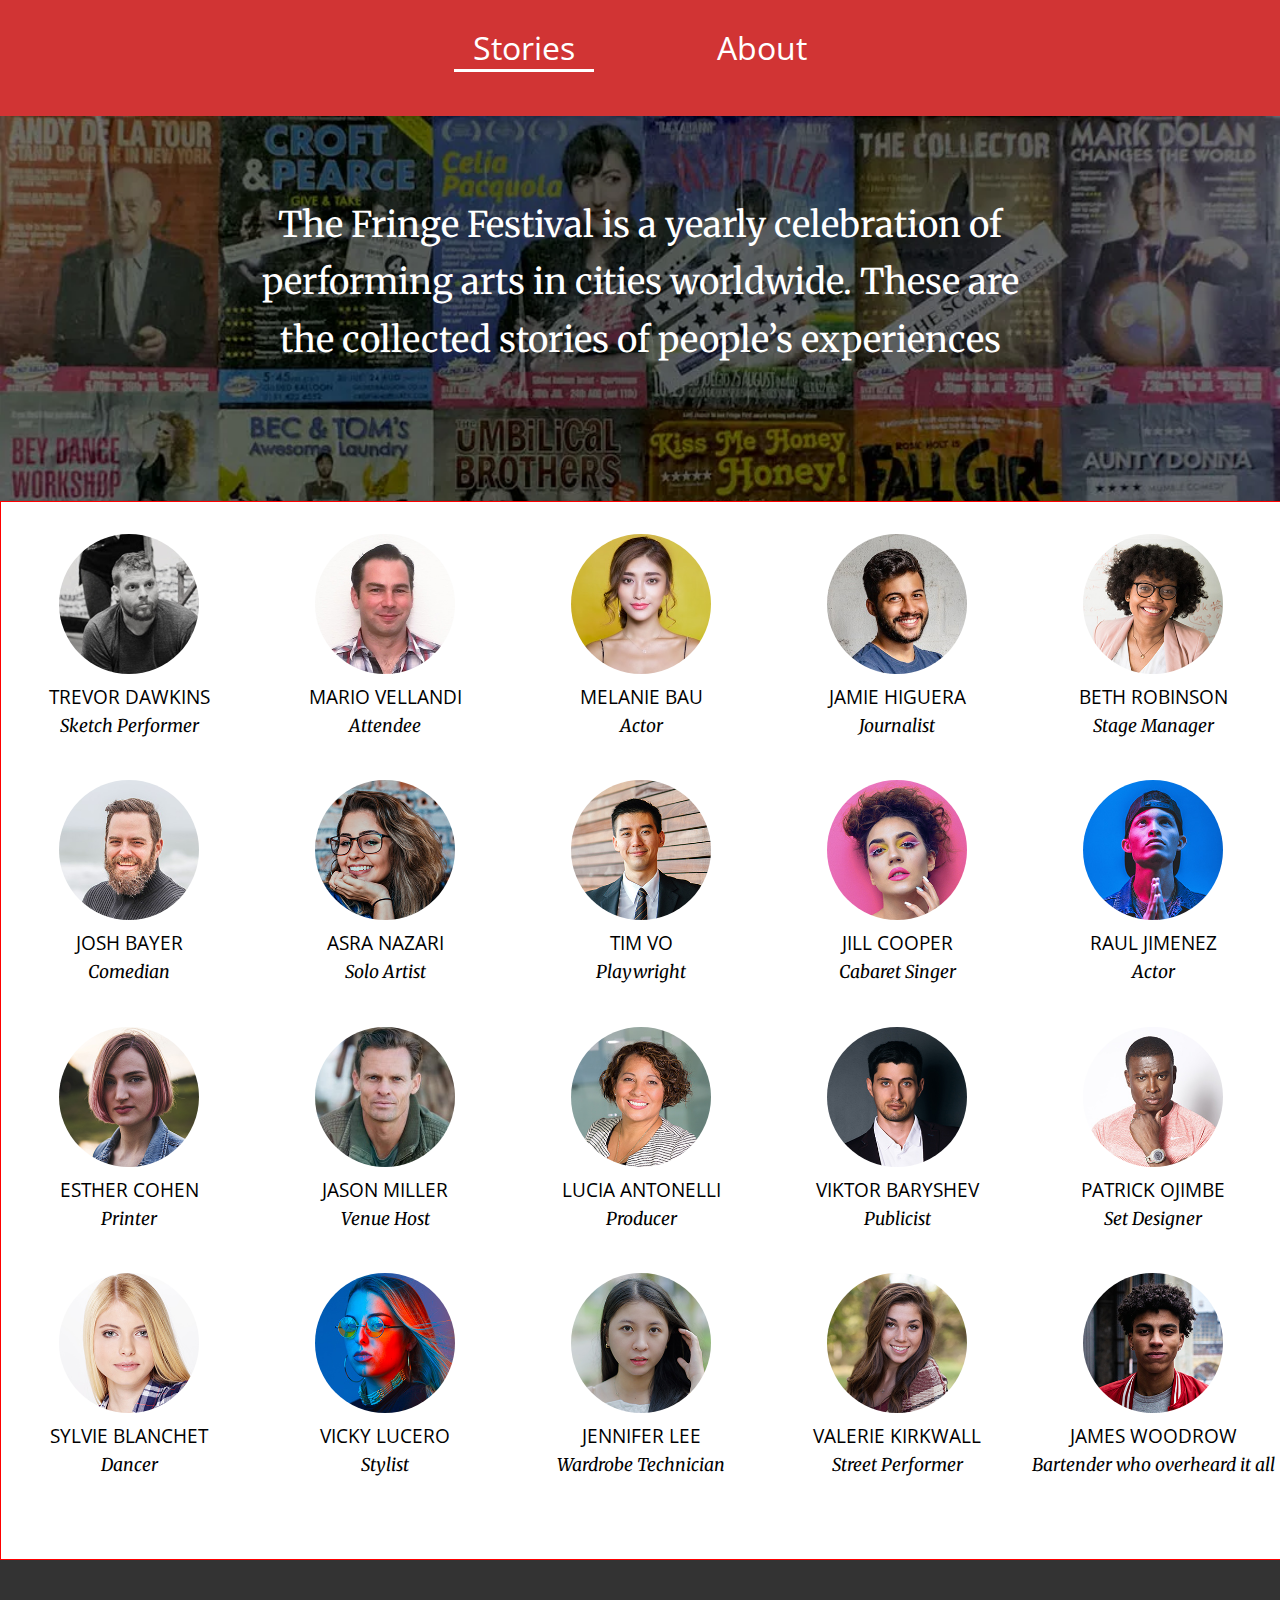
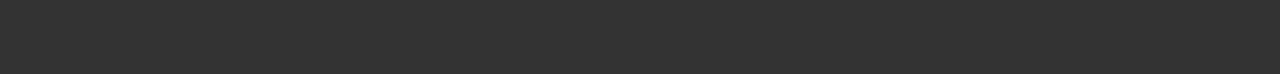
<file: index.html>
<!DOCTYPE html>
<html lang="en">
  <head>
    <meta charset="utf-8" />

    <title>Fringe Stories: A Prototype Collection of Personal Stories</title>
    <meta
      name="description"
      content="This media prototype demonstrates a personal stories collection by using responsive web design"
    />
    <meta
      name="keywords"
      content="media, prototype, responsive web design, storytelling, stories, fringe"
    />

    <meta
      name="viewport"
      content="width=device-width, initial-scale=1.0, user-scalable=yes"
    />
    <link rel="stylesheet" type="text/css" href="css/reset.css" media="all" />
    <link rel="preconnect" href="https://fonts.googleapis.com" />
    <link rel="preconnect" href="https://fonts.gstatic.com" crossorigin />
    <link
      href="https://fonts.googleapis.com/css2?family=Merriweather:ital@0;1&family=Open+Sans:wght@400;700&display=swap"
      rel="stylesheet"
    />
    <link rel="stylesheet" type="text/css" href="styles/main.css" media="all" />
  </head>

  <body>
    <div class="wrapper">
      <header>
        <div class="masthead">
          <ul class="masthead-nav">
            <li class="masthead-nav">
              <a style="border-bottom: 3px solid">Stories</a>
            </li>
            <li class="masthead-nav">
              <a href="about.html">About</a>
            </li>
          </ul>
        </div>
      </header>
      <section>
        <div class="page-description">
          <h1 class="stories-description">
            The Fringe Festival is a yearly celebration of performing arts in
            cities worldwide. These are the collected stories of people’s
            experiences
          </h1>
        </div>
      </section>
      <section class="story-list-container">
        <div class="story-list">
          <div class="story-list-item">
            <a href="trevor.html" class="story-link">
              <img src="./assets/trevor.jpg" class="story-list-item" />
              <h2 class="story-list-item-name">Trevor Dawkins</h2></a
            >
            <h3 class="story-list-item-role">Sketch Performer</h3>
          </div>
          <div class="story-list-item">
            <a href="mario.html" class="story-link">
              <img src="./assets/mario.jpg" class="story-list-item" />
              <h2 class="story-list-item-name">Mario Vellandi</h2>
            </a>
            <h3 class="story-list-item-role">Attendee</h3>
          </div>
          <div class="story-list-item">
            <a href="about.html" class="story-link">
              <img src="./assets/lady1.jpeg" class="story-list-item" />
              <h2 class="story-list-item-name">Melanie Bau</h2>
            </a>
            <h3 class="story-list-item-role">Actor</h3>
          </div>
          <div class="story-list-item">
            <a href="about.html" class="story-link">
              <img src="./assets/man2.jpg" class="story-list-item" />
              <h2 class="story-list-item-name">Jamie Higuera</h2>
            </a>
            <h3 class="story-list-item-role">Journalist</h3>
          </div>
          <div class="story-list-item">
            <a href="about.html" class="story-link">
              <img src="./assets/lady5.jpg" class="story-list-item" />
              <h2 class="story-list-item-name">Beth Robinson</h2>
            </a>
            <h3 class="story-list-item-role">Stage Manager</h3>
          </div>
          <div class="story-list-item">
            <a href="about.html" class="story-link">
              <img src="./assets/man3.jpg" class="story-list-item" />
              <h2 class="story-list-item-name">Josh Bayer</h2>
            </a>
            <h3 class="story-list-item-role">Comedian</h3>
          </div>
          <div class="story-list-item">
            <a href="about.html" class="story-link">
              <img src="./assets/lady3.jpg" class="story-list-item" />
              <h2 class="story-list-item-name">Asra Nazari</h2>
            </a>
            <h3 class="story-list-item-role">Solo Artist</h3>
          </div>
          <div class="story-list-item">
            <a href="about.html" class="story-link">
              <img src="./assets/man1.jpg" class="story-list-item" />
              <h2 class="story-list-item-name">Tim Vo</h2>
            </a>
            <h3 class="story-list-item-role">Playwright</h3>
          </div>
          <div class="story-list-item">
            <a href="about.html" class="story-link">
              <img src="./assets/lady7.jpg" class="story-list-item" />
              <h2 class="story-list-item-name">Jill Cooper</h2>
            </a>
            <h3 class="story-list-item-role">Cabaret Singer</h3>
          </div>
          <div class="story-list-item">
            <a href="about.html" class="story-link">
              <img src="./assets/man5.jpg" class="story-list-item" />
              <h2 class="story-list-item-name">Raul Jimenez</h2>
            </a>
            <h3 class="story-list-item-role">Actor</h3>
          </div>
          <div class="story-list-item">
            <a href="about.html" class="story-link">
              <img src="./assets/lady4.jpg" class="story-list-item" />
              <h2 class="story-list-item-name">Esther Cohen</h2>
            </a>
            <h3 class="story-list-item-role">Printer</h3>
          </div>
          <div class="story-list-item">
            <a href="about.html" class="story-link">
              <img src="./assets/older-man1.jpeg" class="story-list-item" />
              <h2 class="story-list-item-name">Jason Miller</h2>
            </a>
            <h3 class="story-list-item-role">Venue Host</h3>
          </div>
          <div class="story-list-item">
            <a href="about.html" class="story-link">
              <img src="./assets/older-lady1.jpg" class="story-list-item" />
              <h2 class="story-list-item-name">Lucia Antonelli</h2>
            </a>
            <h3 class="story-list-item-role">Producer</h3>
          </div>
          <div class="story-list-item">
            <a href="about.html" class="story-link">
              <img src="./assets/man6.jpg" class="story-list-item" />
              <h2 class="story-list-item-name">Viktor Baryshev</h2>
            </a>
            <h3 class="story-list-item-role">Publicist</h3>
          </div>
          <div class="story-list-item">
            <a href="about.html" class="story-link">
              <img src="./assets/man4.jpg" class="story-list-item" />
              <h2 class="story-list-item-name">Patrick Ojimbe</h2>
            </a>
            <h3 class="story-list-item-role">Set Designer</h3>
          </div>
          <div class="story-list-item">
            <a href="about.html" class="story-link">
              <img src="./assets/lady10.jpg" class="story-list-item" />
              <h2 class="story-list-item-name">Sylvie Blanchet</h2>
            </a>
            <h3 class="story-list-item-role">Dancer</h3>
          </div>
          <div class="story-list-item">
            <a href="about.html" class="story-link">
              <img src="./assets/lady8.jpg" class="story-list-item" />
              <h2 class="story-list-item-name">Vicky Lucero</h2>
            </a>
            <h3 class="story-list-item-role">Stylist</h3>
          </div>
          <div class="story-list-item">
            <a href="about.html" class="story-link">
              <img src="./assets/lady2.jpg" class="story-list-item" />
              <h2 class="story-list-item-name">Jennifer Lee</h2>
            </a>
            <h3 class="story-list-item-role">Wardrobe Technician</h3>
          </div>
          <div class="story-list-item">
            <a href="about.html" class="story-link">
              <img src="./assets/lady6.jpg" class="story-list-item" />
              <h2 class="story-list-item-name">Valerie Kirkwall</h2>
            </a>
            <h3 class="story-list-item-role">Street Performer</h3>
          </div>
          <div class="story-list-item">
            <a href="about.html" class="story-link">
              <img src="./assets/man7.jpg" class="story-list-item" />
              <h2 class="story-list-item-name">James Woodrow</h2>
            </a>
            <h3 class="story-list-item-role">Bartender who overheard it all</h3>
          </div>
        </div>
      </section>
      <footer>
        <div class="site-footer">
          <br />
        </div>
      </footer>
    </div>
  </body>
</html>
</file>
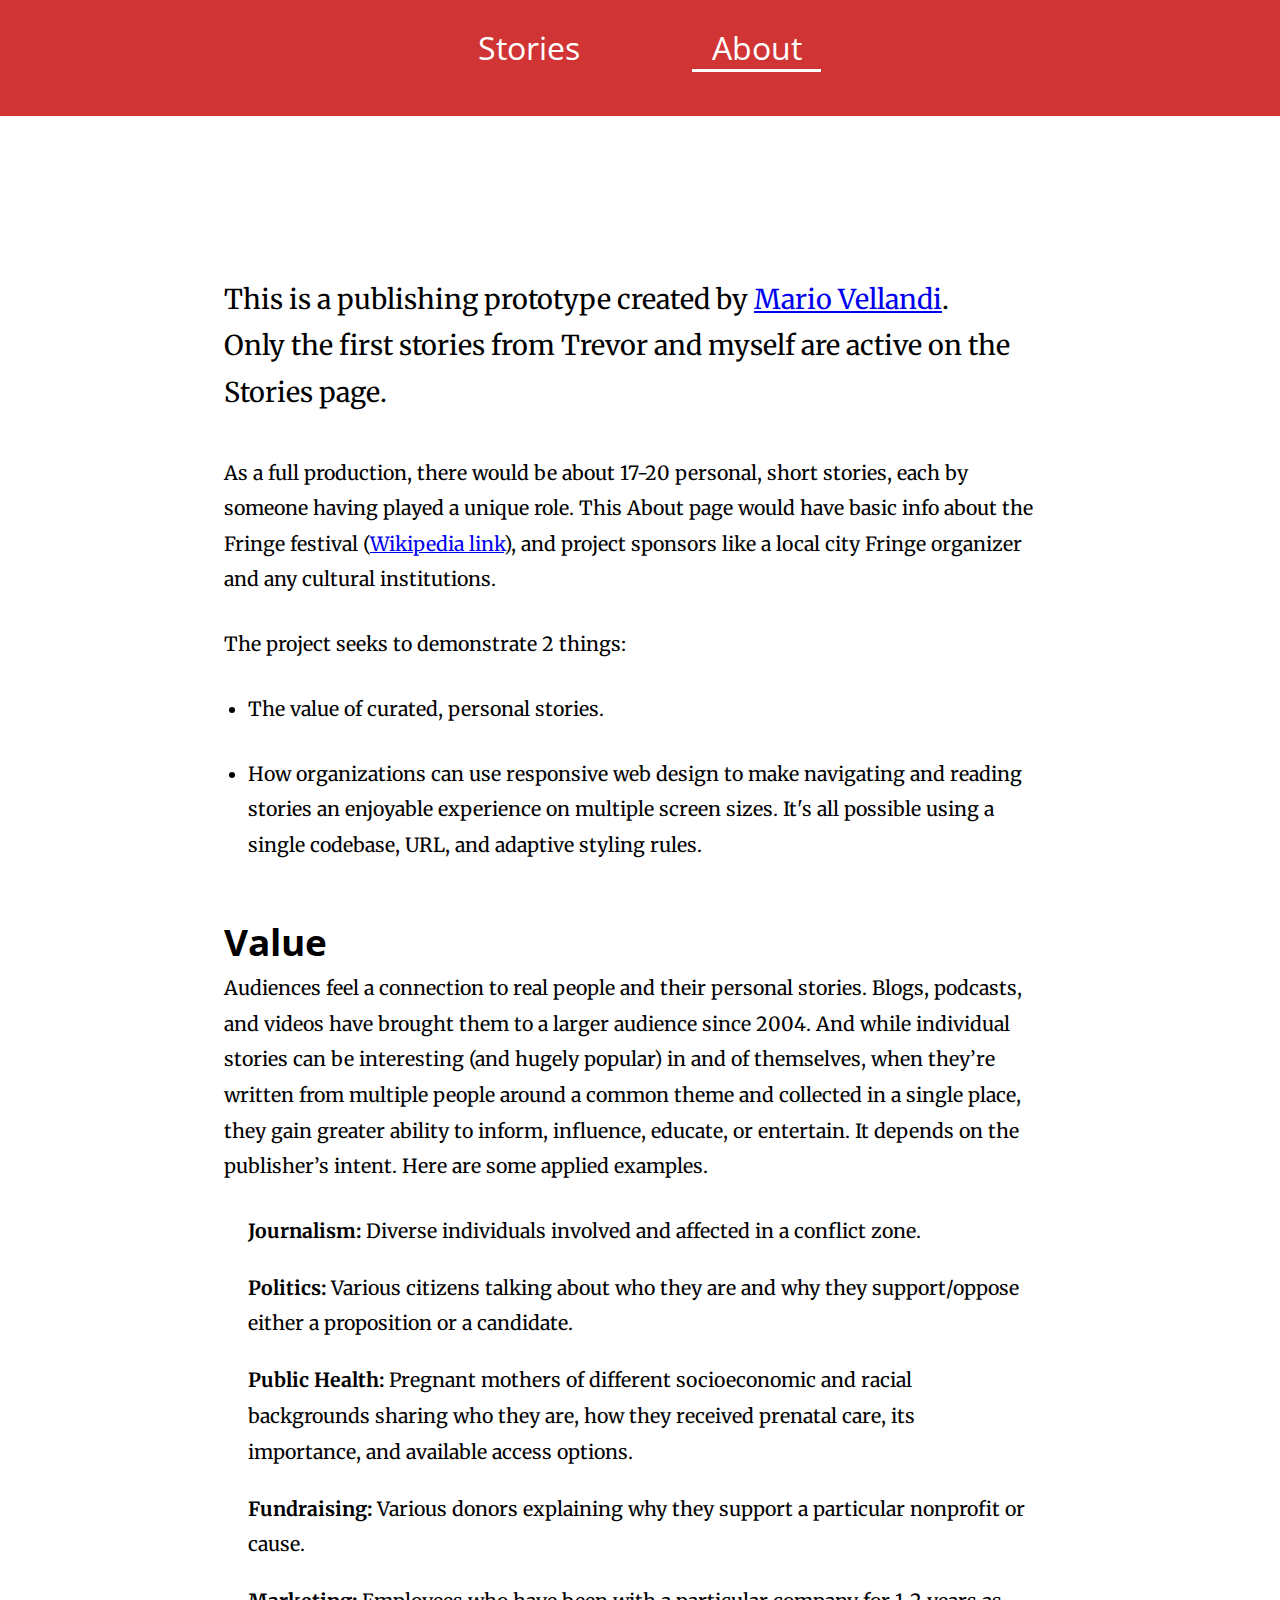
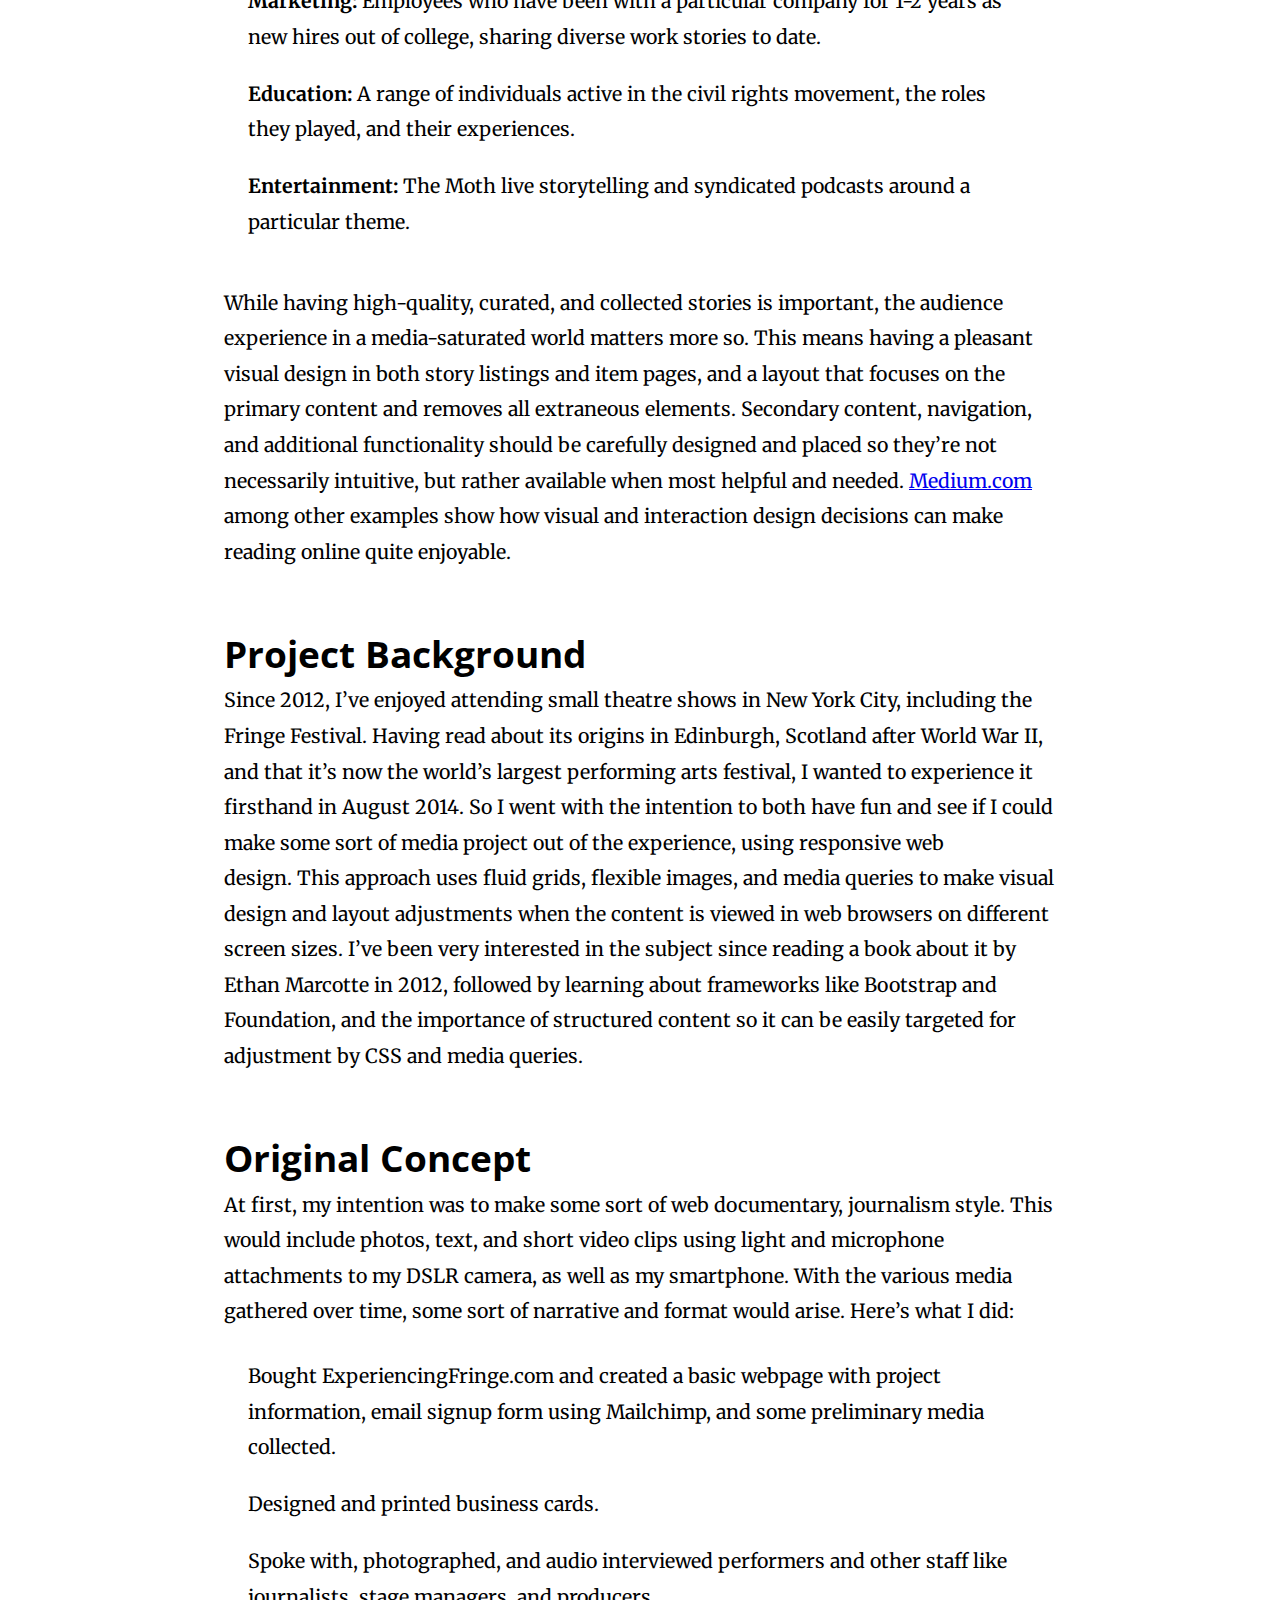
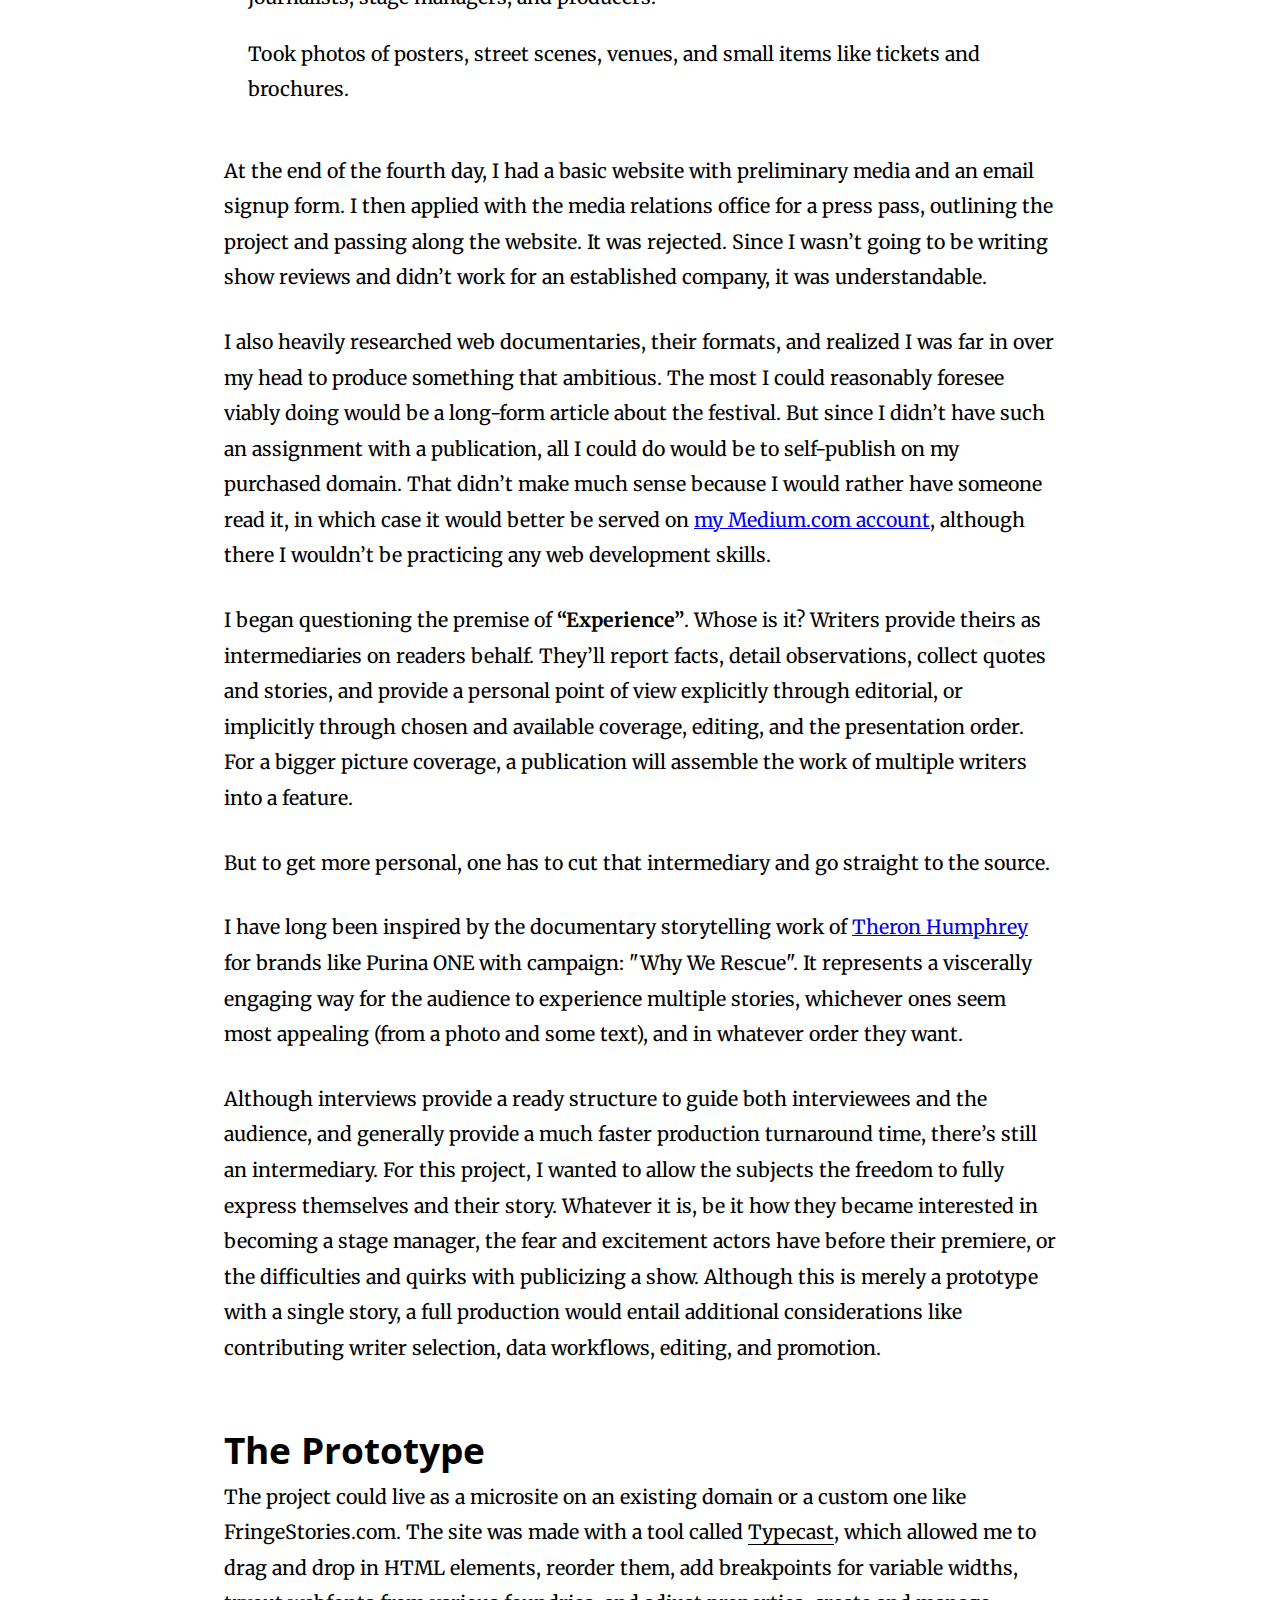
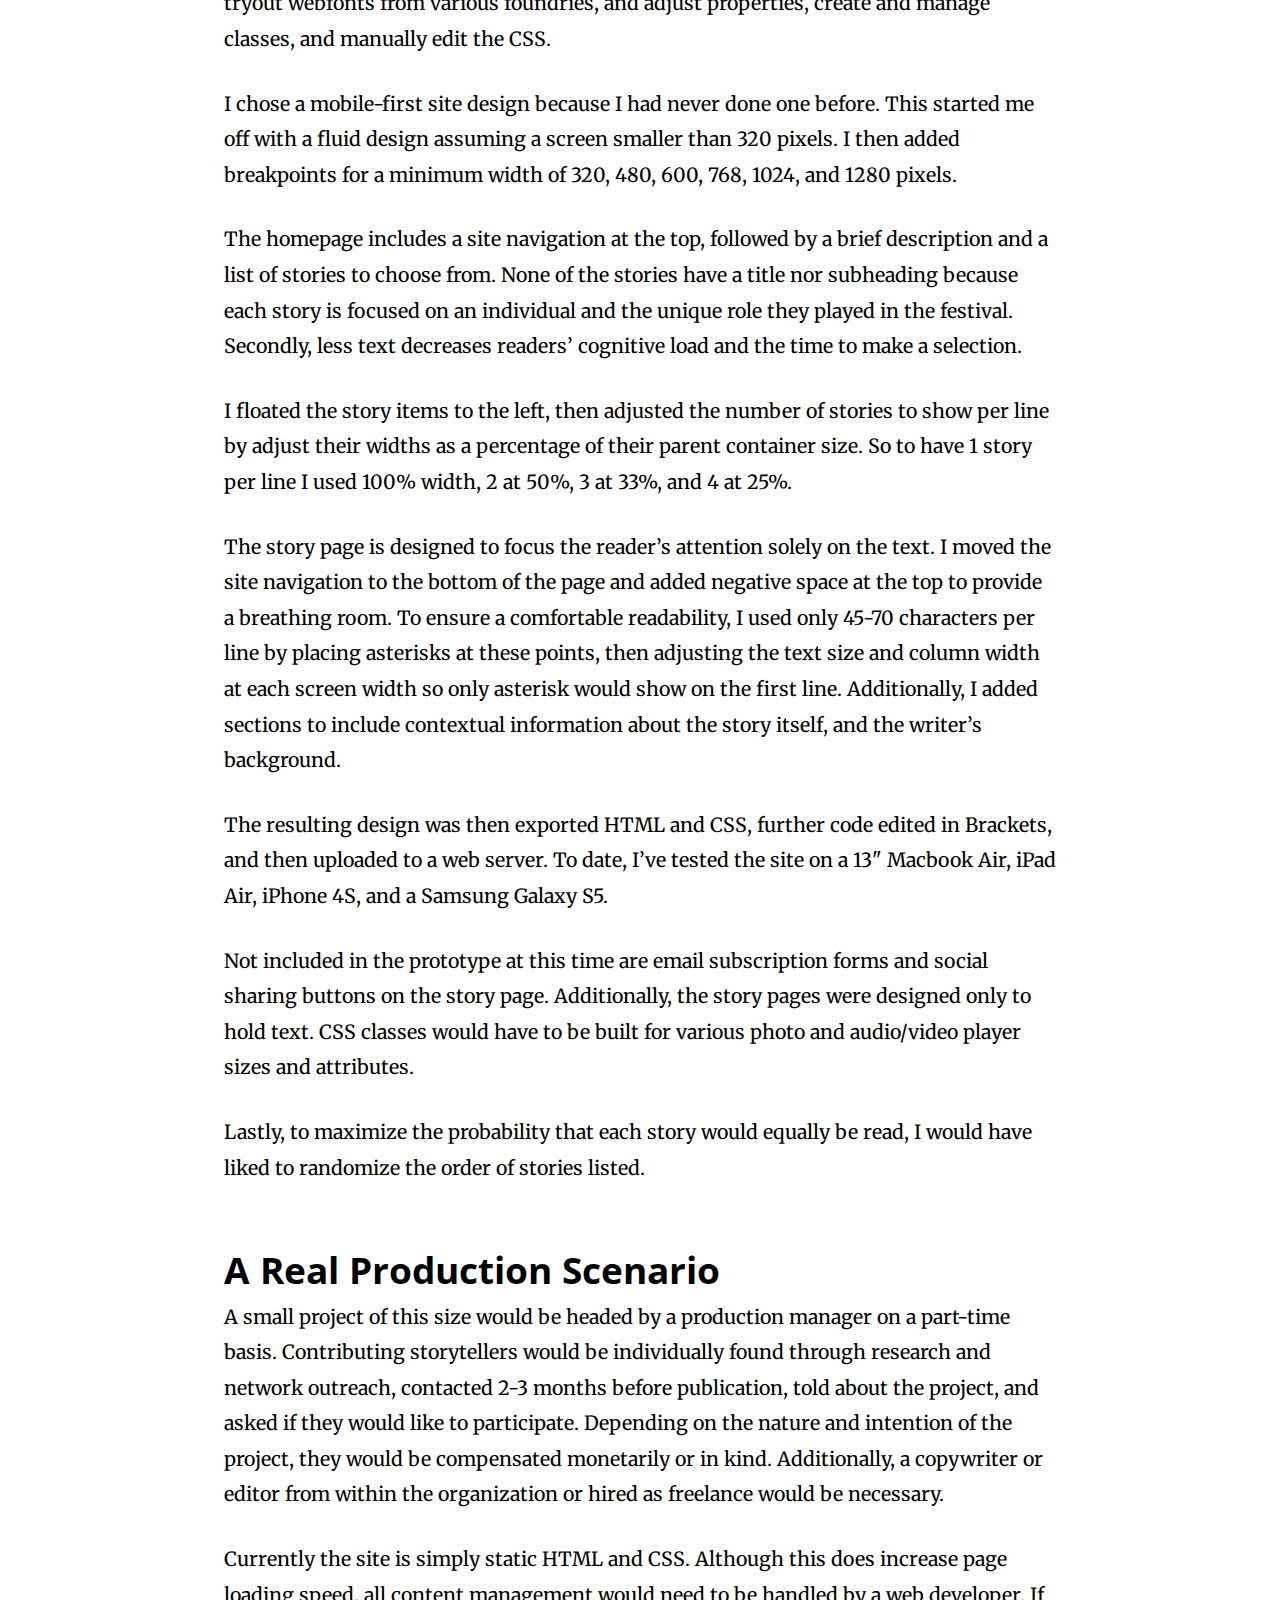
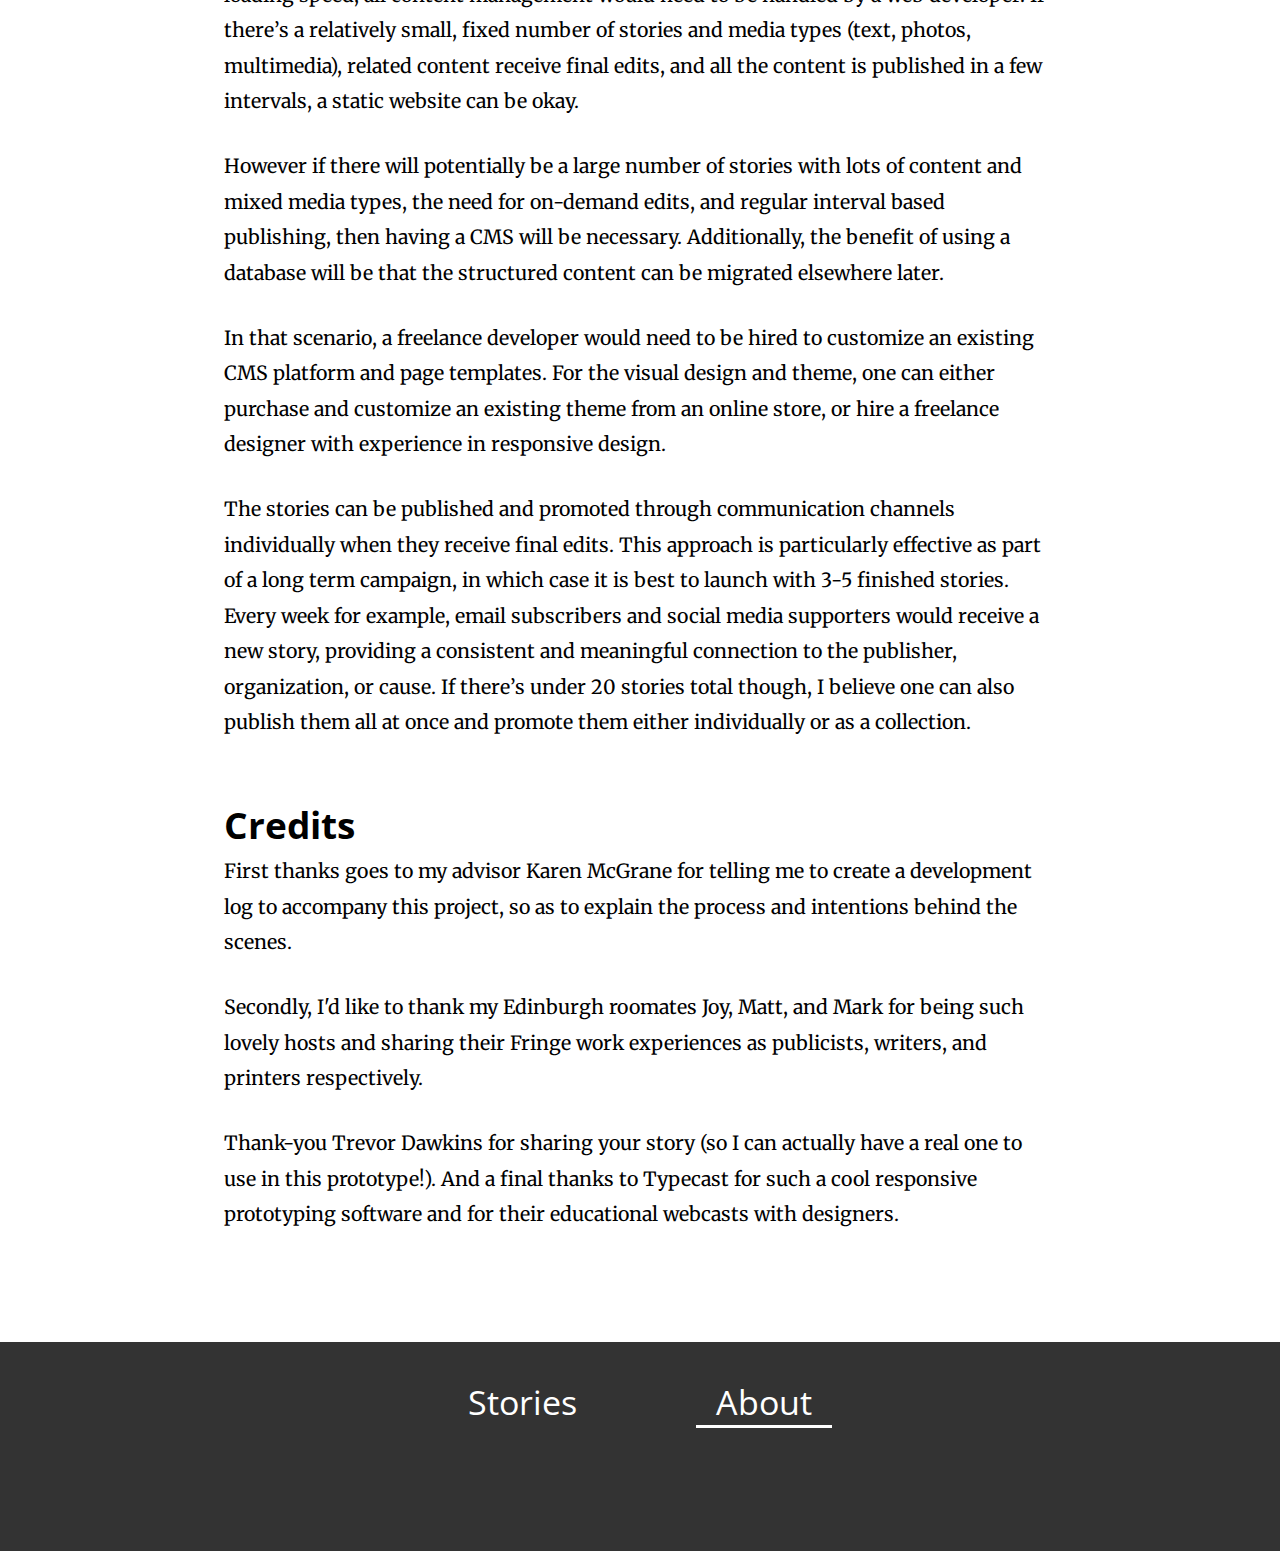
<file: about.html>
<!DOCTYPE html>
<html lang="en">
  <head>
    <meta charset="utf-8" />
    <title>
      About Fringe Stories: A Prototype Collection of Personal Stories
    </title>
    <meta
      name="description"
      content="This project was designed to demonstrate the value of individual, personal stories and a possible collection format using responsive web design"
    />
    <meta
      name="keywords"
      content="media, prototype, responsive web design, storytelling, stories, fringe"
    />

    <meta
      name="viewport"
      content="width=device-width, initial-scale=1.0, user-scalable=yes"
    />
    <link rel="stylesheet" type="text/css" href="css/reset.css" media="all" />
    <link rel="preconnect" href="https://fonts.googleapis.com" />
    <link rel="preconnect" href="https://fonts.gstatic.com" crossorigin />
    <link
      href="https://fonts.googleapis.com/css2?family=Merriweather:ital@0;1&family=Open+Sans:wght@400;700&display=swap"
      rel="stylesheet"
    />
    <link
      rel="stylesheet"
      type="text/css"
      href="styles/about.css"
      media="all"
    />
  </head>

  <body>
    <div class="wrapper">
      <header class="masthead">
        <div class="masthead">
          <ul class="masthead-nav">
            <li class="masthead-nav">
              <a href="index.html">Stories</a>
            </li>
            <li class="masthead-nav">
              <a style="border-bottom: 3px solid">About</a>
            </li>
          </ul>
        </div>
      </header>
      <section>
        <div class="story-container">
          <h1>
            This is a publishing prototype created by <a href="http://www.vellandi.net">Mario Vellandi<a>.<br />
            Only the first stories from Trevor and myself are active on the Stories page.
          </h1>
          <p class="story">
            As a full production, there would be about 17-20 personal, short
            stories, each by someone having played a unique role. This About
            page would have basic info about the Fringe festival (<a
              href="http://en.wikipedia.org/wiki/Fringe_theatre"
              >Wikipedia link</a
            >), and project sponsors like a local city Fringe organizer and any
            cultural institutions.
          </p>
          <p class="story">The project seeks to demonstrate 2 things:</p>
          <ol class="story" style="list-style-type: disc">
            <li>The value of curated, personal stories.</li>
            <li>
              How organizations can use responsive web design to make navigating
              and reading stories an enjoyable experience on multiple screen
              sizes. It's all possible using a single codebase, URL, and
              adaptive styling rules.
            </li>
          </ol>
          <h2 class="story">Value</h2>
          <p class="story">
            Audiences feel a connection to real people and their personal
            stories. Blogs, podcasts, and videos have brought them to a larger
            audience since 2004. And while individual stories can be interesting
            (and hugely popular) in and of themselves, when they’re written from
            multiple people around a common theme and collected in a single
            place, they gain greater ability to inform, influence, educate, or
            entertain. It depends on the publisher’s intent. Here are some
            applied examples.
          </p>
          <ul class="story">
            <li>
              <strong>Journalism:</strong> Diverse individuals involved and
              affected in a conflict zone.
            </li>
            <li>
              <strong>Politics:</strong> Various citizens talking about who they
              are and why they support/oppose either a proposition or a
              candidate.
            </li>
            <li>
              <strong>Public Health:</strong> Pregnant mothers of different
              socioeconomic and racial backgrounds sharing who they are, how
              they received prenatal care, its importance, and available access
              options.
            </li>
            <li>
              <strong>Fundraising:</strong> Various donors explaining why they
              support a particular nonprofit or cause.
            </li>
            <li>
              <strong>Marketing:</strong> Employees who have been with a
              particular company for 1-2 years as new hires out of college,
              sharing diverse work stories to date.
            </li>
            <li>
              <strong>Education:</strong> A range of individuals active in the
              civil rights movement, the roles they played, and their
              experiences.
            </li>
            <li>
              <strong>Entertainment:</strong> The Moth live storytelling and
              syndicated podcasts around a particular theme.
            </li>
          </ul>
          <p class="story">
            While having high-quality, curated, and collected stories is
            important, the audience experience in a media-saturated world
            matters more so. This means having a pleasant visual design in both
            story listings and item pages, and a layout that focuses on the
            primary content and removes all extraneous elements. Secondary
            content, navigation, and additional functionality should be
            carefully designed and placed so they’re not necessarily intuitive,
            but rather available when most helpful and needed.
            <a href="http://medium.com">Medium.com</a> among other examples show
            how visual and interaction design decisions can make reading online
            quite enjoyable.
          </p>
          <h2 class="story">Project Background</h2>
          <p class="story">
            Since 2012, I’ve enjoyed attending small theatre shows in New York
            City, including the Fringe Festival. Having read about its origins
            in Edinburgh, Scotland after World War II, and that it’s now the
            world’s largest performing arts festival, I wanted to experience it
            firsthand in August 2014. So I went with the intention to both have
            fun and see if I could make some sort of media project out of the
            experience, using responsive web design. This approach uses fluid
            grids, flexible images, and media queries to make visual design and
            layout adjustments when the content is viewed in web browsers on
            different screen sizes. I’ve been very interested in the subject
            since reading a book about it by Ethan Marcotte in 2012, followed by
            learning about frameworks like Bootstrap and Foundation, and the
            importance of structured content so it can be easily targeted for
            adjustment by CSS and media queries.
          </p>
          <h2 class="story">Original Concept</h2>
          <p class="story">
            At first, my intention was to make some sort of web documentary,
            journalism style. This would include photos, text, and short video
            clips using light and microphone attachments to my DSLR camera, as
            well as my smartphone. With the various media gathered over time,
            some sort of narrative and format would arise. Here’s what I did:
          </p>
          <ul class="story">
            <li>
              Bought ExperiencingFringe.com and created a basic webpage with
              project information, email signup form using Mailchimp, and some
              preliminary media collected.
            </li>
            <li>Designed and printed business cards.</li>
            <li>
              Spoke with, photographed, and audio interviewed performers and
              other staff like journalists, stage managers, and producers.
            </li>
            <li>
              Took photos of posters, street scenes, venues, and small items
              like tickets and brochures.
            </li>
          </ul>
          <p class="story">
            At the end of the fourth day, I had a basic website with preliminary
            media and an email signup form. I then applied with the media
            relations office for a press pass, outlining the project and passing
            along the website. It was rejected. Since I wasn’t going to be
            writing show reviews and didn’t work for an established company, it
            was understandable.
          </p>
          <p class="story">
            I also heavily researched web documentaries, their formats, and
            realized I was far in over my head to produce something that
            ambitious. The most I could reasonably foresee viably doing would be
            a long-form article about the festival. But since I didn’t have such
            an assignment with a publication, all I could do would be to
            self-publish on my purchased domain. That didn’t make much sense
            because I would rather have someone read it, in which case it would
            better be served on
            <a href="http://medium.com/@servusmario">my Medium.com account</a>,
            although there I wouldn’t be practicing any web development skills.
          </p>
          <p class="story">
            I began questioning the premise of <strong>“Experience”</strong>.
            Whose is it? Writers provide theirs as intermediaries on readers
            behalf. They’ll report facts, detail observations, collect quotes
            and stories, and provide a personal point of view explicitly through
            editorial, or implicitly through chosen and available coverage,
            editing, and the presentation order. For a bigger picture coverage,
            a publication will assemble the work of multiple writers into a
            feature.
          </p>
          <p class="story">
            But to get more personal, one has to cut that intermediary and go
            straight to the source.
          </p>
          <p class="story">
            I have long been inspired by the documentary storytelling work of
            <a href="https://www.thiswildidea.com/">Theron Humphrey</a> for
            brands like Purina ONE with campaign: "Why We Rescue". It represents
            a viscerally engaging way for the audience to experience multiple
            stories, whichever ones seem most appealing (from a photo and some
            text), and in whatever order they want.
          </p>
          <p class="story">
            Although interviews provide a ready structure to guide both
            interviewees and the audience, and generally provide a much faster
            production turnaround time, there’s still an intermediary. For this
            project, I wanted to allow the subjects the freedom to fully express
            themselves and their story. Whatever it is, be it how they became
            interested in becoming a stage manager, the fear and excitement
            actors have before their premiere, or the difficulties and quirks
            with publicizing a show. Although this is merely a prototype with a
            single story, a full production would entail additional
            considerations like contributing writer selection, data workflows,
            editing, and promotion. 
          </p>
          <h2 class="story">The Prototype</h2>
          <p class="story">
            The project could live as a microsite on an existing domain or a
            custom one like FringeStories.com. The site was made with a tool
            called
            <a href="http://typecast.com" class="story-link">Typecast</a>, which
            allowed me to drag and drop in HTML elements, reorder them, add
            breakpoints for variable widths, tryout webfonts from various
            foundries, and adjust properties, create and manage classes, and
            manually edit the CSS.
          </p>
          <p class="story">
            I chose a mobile-first site design because I had never done one
            before. This started me off with a fluid design assuming a screen
            smaller than 320 pixels. I then added breakpoints for a minimum
            width of 320, 480, 600, 768, 1024, and 1280 pixels.
          </p>
          <p class="story">
            The homepage includes a site navigation at the top, followed by a
            brief description and a list of stories to choose from. None of the
            stories have a title nor subheading because each story is focused on
            an individual and the unique role they played in the festival.
            Secondly, less text decreases readers’ cognitive load and the time
            to make a selection.
          </p>
          <p class="story">
            I floated the story items to the left, then adjusted the number of
            stories to show per line by adjust their widths as a percentage of
            their parent container size. So to have 1 story per line I used 100%
            width, 2 at 50%, 3 at 33%, and 4 at 25%.
          </p>
          <p class="story">
            The story page is designed to focus the reader’s attention solely on
            the text. I moved the site navigation to the bottom of the page and
            added negative space at the top to provide a breathing room. To
            ensure a comfortable readability, I used only 45-70 characters per
            line by placing asterisks at these points, then adjusting the text
            size and column width at each screen width so only asterisk would
            show on the first line. Additionally, I added sections to include
            contextual information about the story itself, and the writer’s
            background.
          </p>
          <p class="story">
            The resulting design was then exported HTML and CSS, further code
            edited in Brackets, and then uploaded to a web server. To date, I’ve
            tested the site on a 13" Macbook Air, iPad Air, iPhone 4S, and a
            Samsung Galaxy S5.
          </p>
          <p class="story">
            Not included in the prototype at this time are email subscription
            forms and social sharing buttons on the story page. Additionally,
            the story pages were designed only to hold text. CSS classes would
            have to be built for various photo and audio/video player sizes and
            attributes.
          </p>
          <p class="story">
            Lastly, to maximize the probability that each story would equally be
            read, I would have liked to randomize the order of stories listed.
          </p>
          <h2 class="story">A Real Production Scenario</h2>
          <p class="story">
            A small project of this size would be headed by a production manager
            on a part-time basis. Contributing storytellers would be
            individually found through research and network outreach, contacted
            2-3 months before publication, told about the project, and asked if
            they would like to participate. Depending on the nature and
            intention of the project, they would be compensated monetarily or in
            kind. Additionally, a copywriter or editor from within the
            organization or hired as freelance would be necessary.
          </p>
          <p class="story">
            Currently the site is simply static HTML and CSS. Although this does
            increase page loading speed, all content management would need to be
            handled by a web developer. If there’s a relatively small, fixed
            number of stories and media types (text, photos, multimedia),
            related content receive final edits, and all the content is
            published in a few intervals, a static website can be okay.
          </p>
          <p class="story">
            However if there will potentially be a large number of stories with
            lots of content and mixed media types, the need for on-demand edits,
            and regular interval based publishing, then having a CMS will be
            necessary. Additionally, the benefit of using a database will be
            that the structured content can be migrated elsewhere later.
          </p>
          <p class="story">
            In that scenario, a freelance developer would need to be hired to
            customize an existing CMS platform and page templates. For the
            visual design and theme, one can either purchase and customize an
            existing theme from an online store, or hire a freelance designer
            with experience in responsive design.
          </p>
          <p class="story">
            The stories can be published and promoted through communication
            channels individually when they receive final edits. This approach
            is particularly effective as part of a long term campaign, in which
            case it is best to launch with 3-5 finished stories. Every week for
            example, email subscribers and social media supporters would receive
            a new story, providing a consistent and meaningful connection to the
            publisher, organization, or cause. If there’s under 20 stories total
            though, I believe one can also publish them all at once and promote
            them either individually or as a collection.
          </p>
          <h2 class="story">Credits</h2>
          <p class="story">
            First thanks goes to my advisor Karen McGrane for telling me to
            create a development log to accompany this project, so as to explain
            the process and intentions behind the scenes.
          </p>
          <p class="story">
            Secondly, I'd like to thank my Edinburgh roomates Joy, Matt, and
            Mark for being such lovely hosts and sharing their Fringe work
            experiences as publicists, writers, and printers respectively.
          </p>
          <p class="story">
            Thank-you Trevor Dawkins for sharing your story (so I can actually
            have a real one to use in this prototype!). And a final thanks to
            Typecast for such a cool responsive prototyping software and for
            their educational webcasts with designers.
          </p>
        </div>
      </section>
      <footer class="site-footer">
        <div class="site-footer">
          <ul class="footer-nav">
            <li class="footer-nav">
              <a href="index.html">Stories</a>
            </li>
            <li class="footer-nav">
              <a style="border-bottom: 3px solid">About</a>
            </li>
            <li>
              <a />
            </li>
          </ul>
        </div>
      </footer>
    </div>
  </body>
</html>
</file>
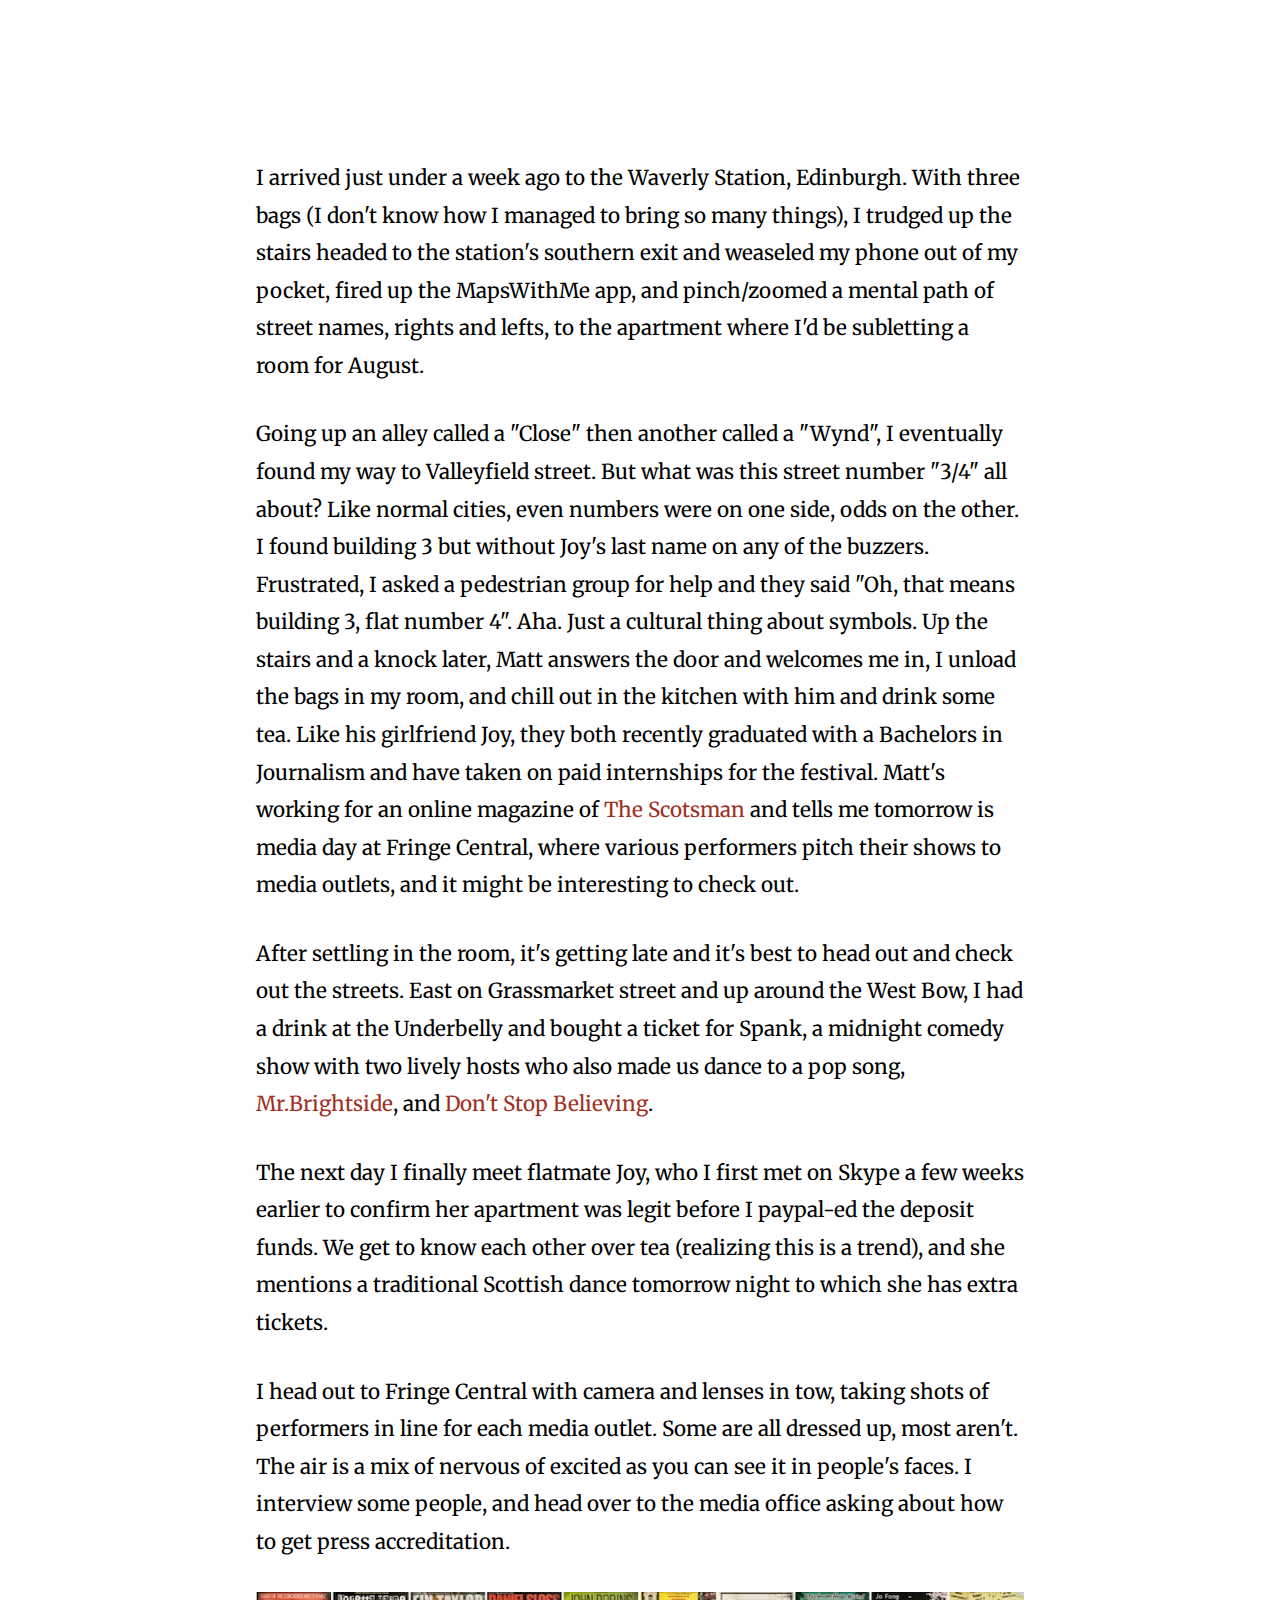
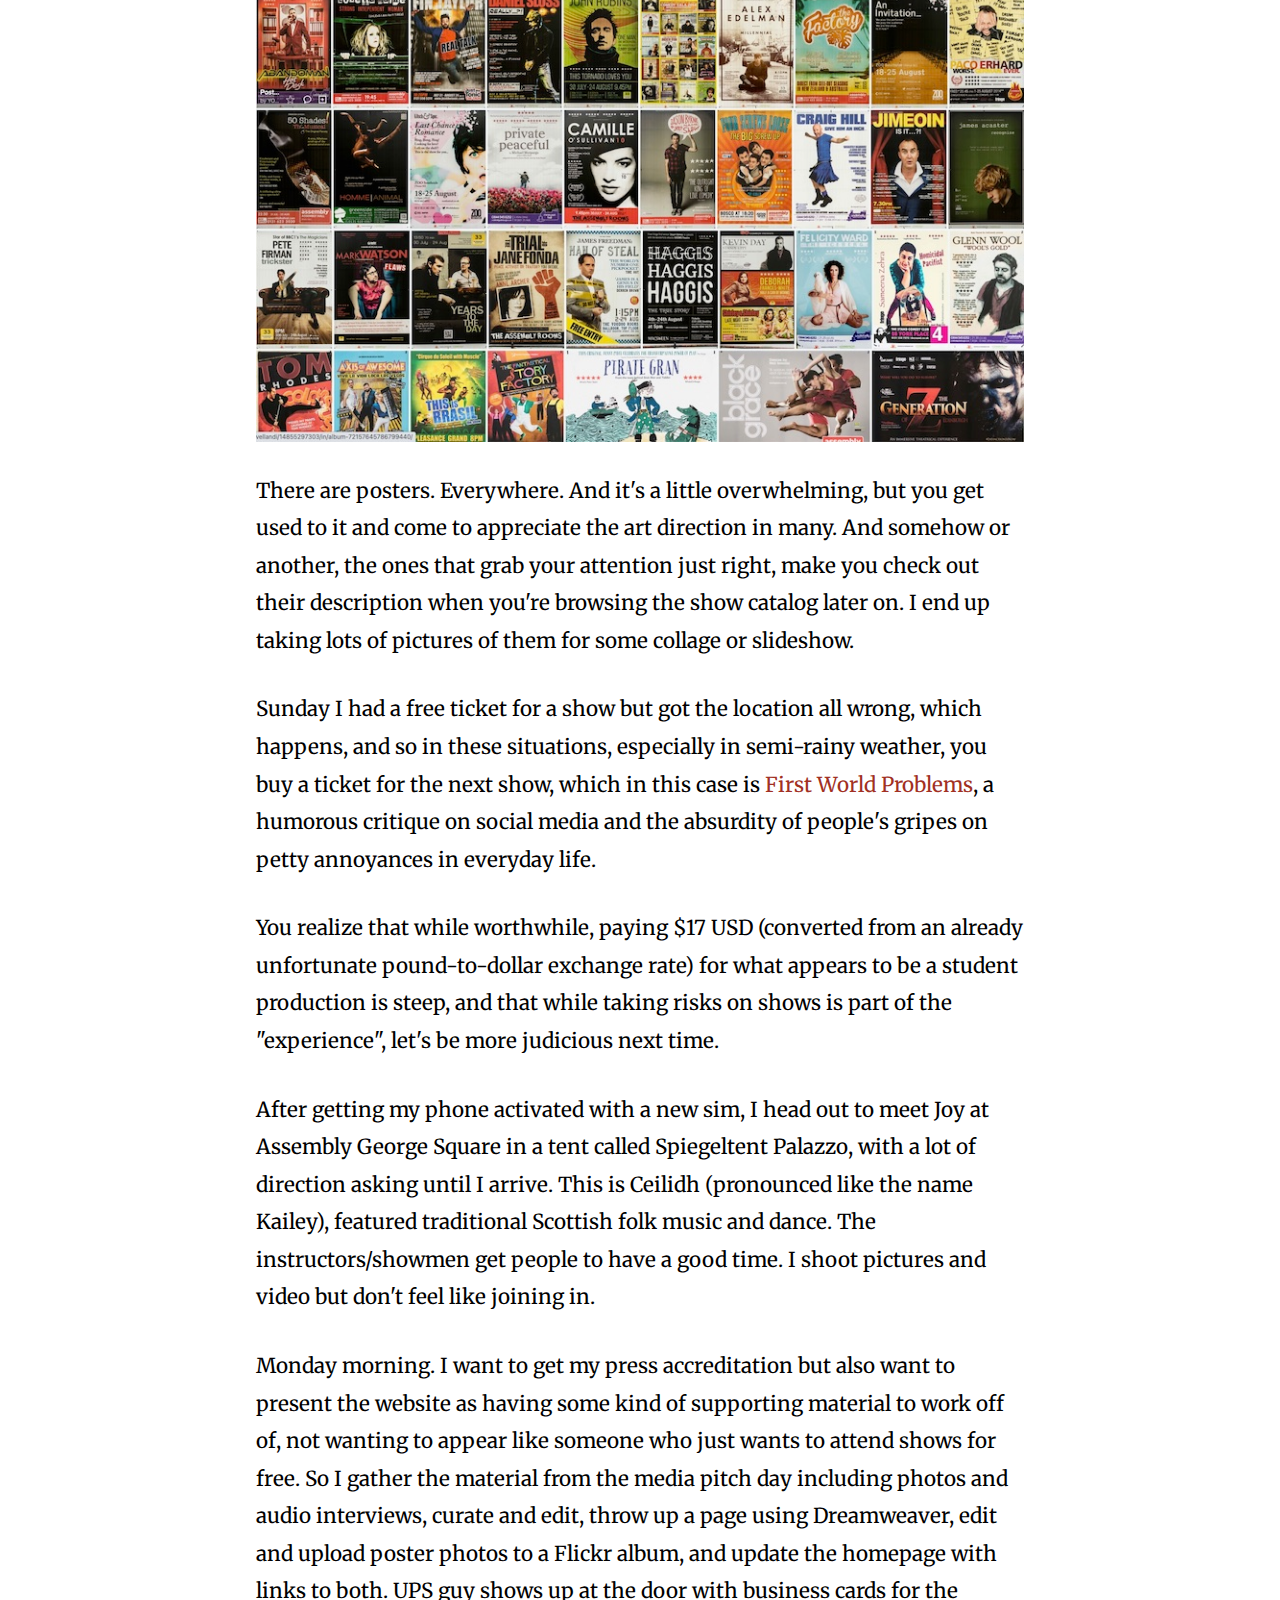
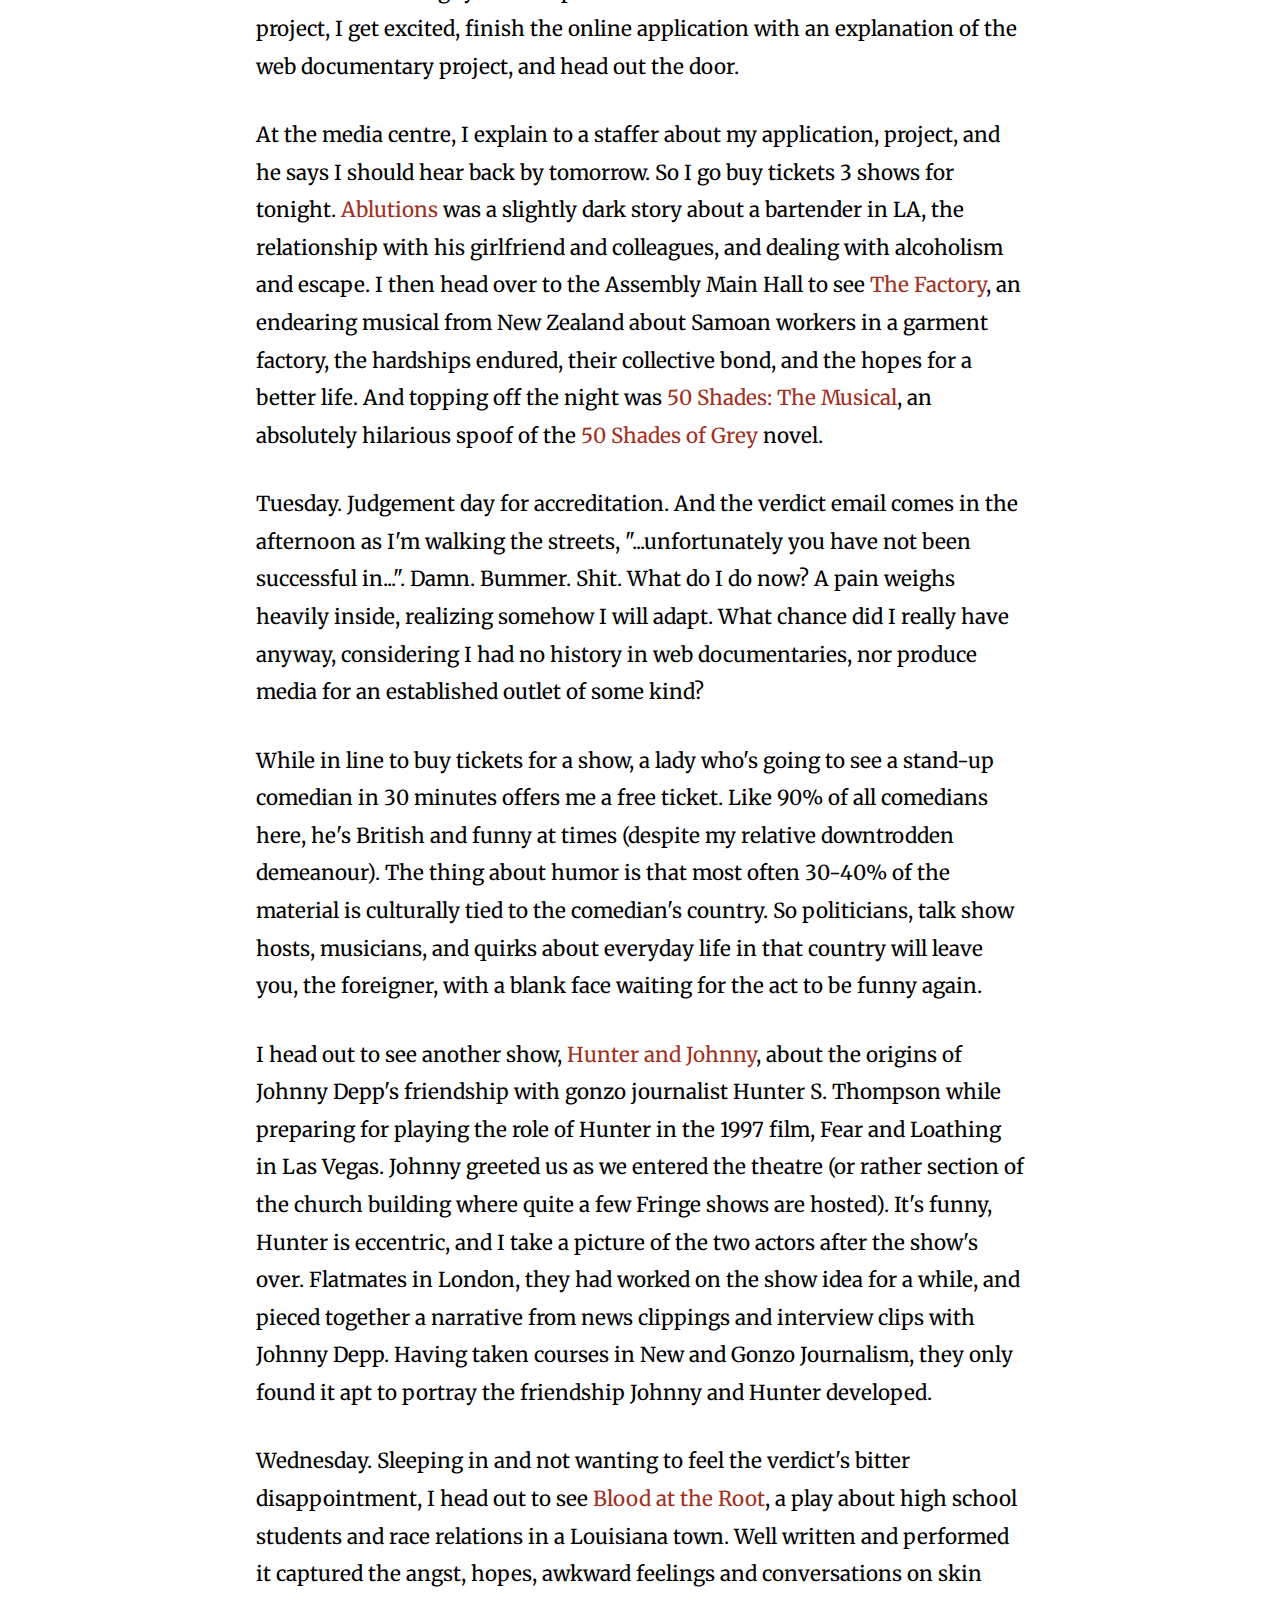
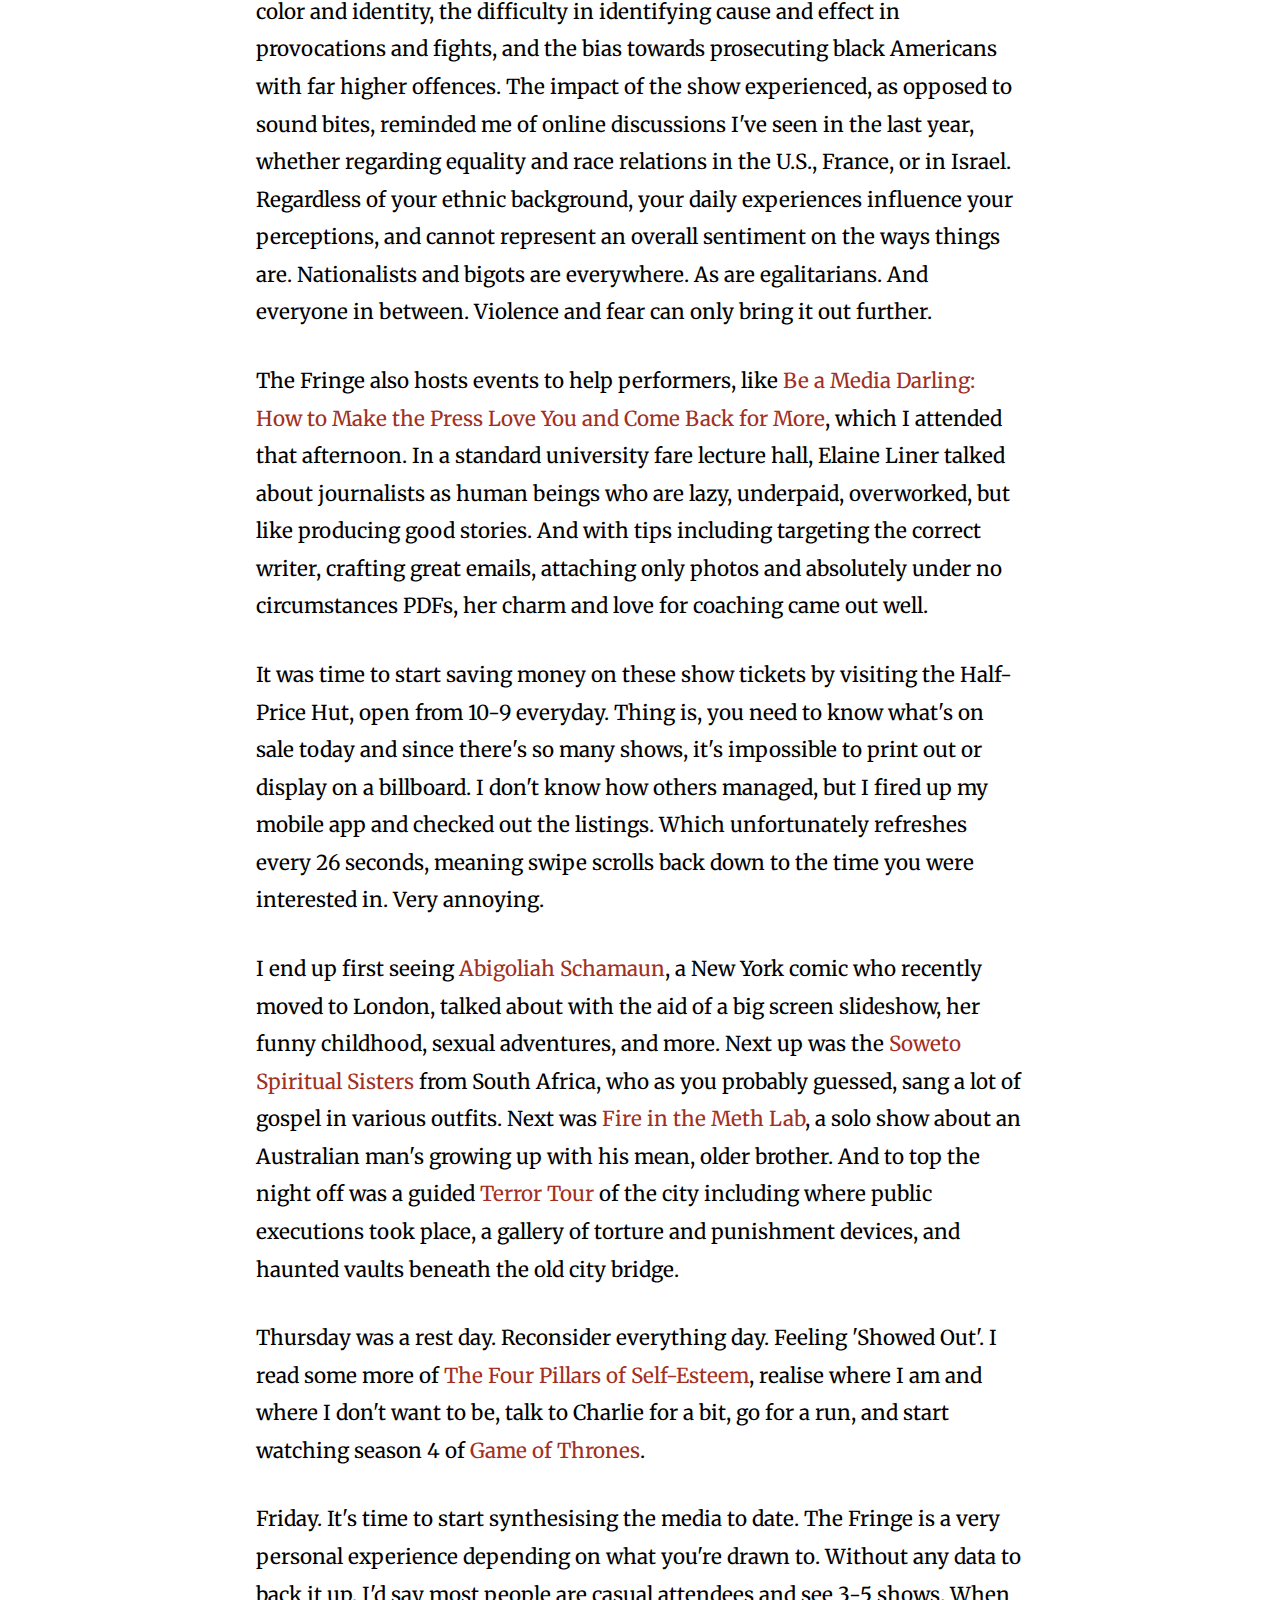
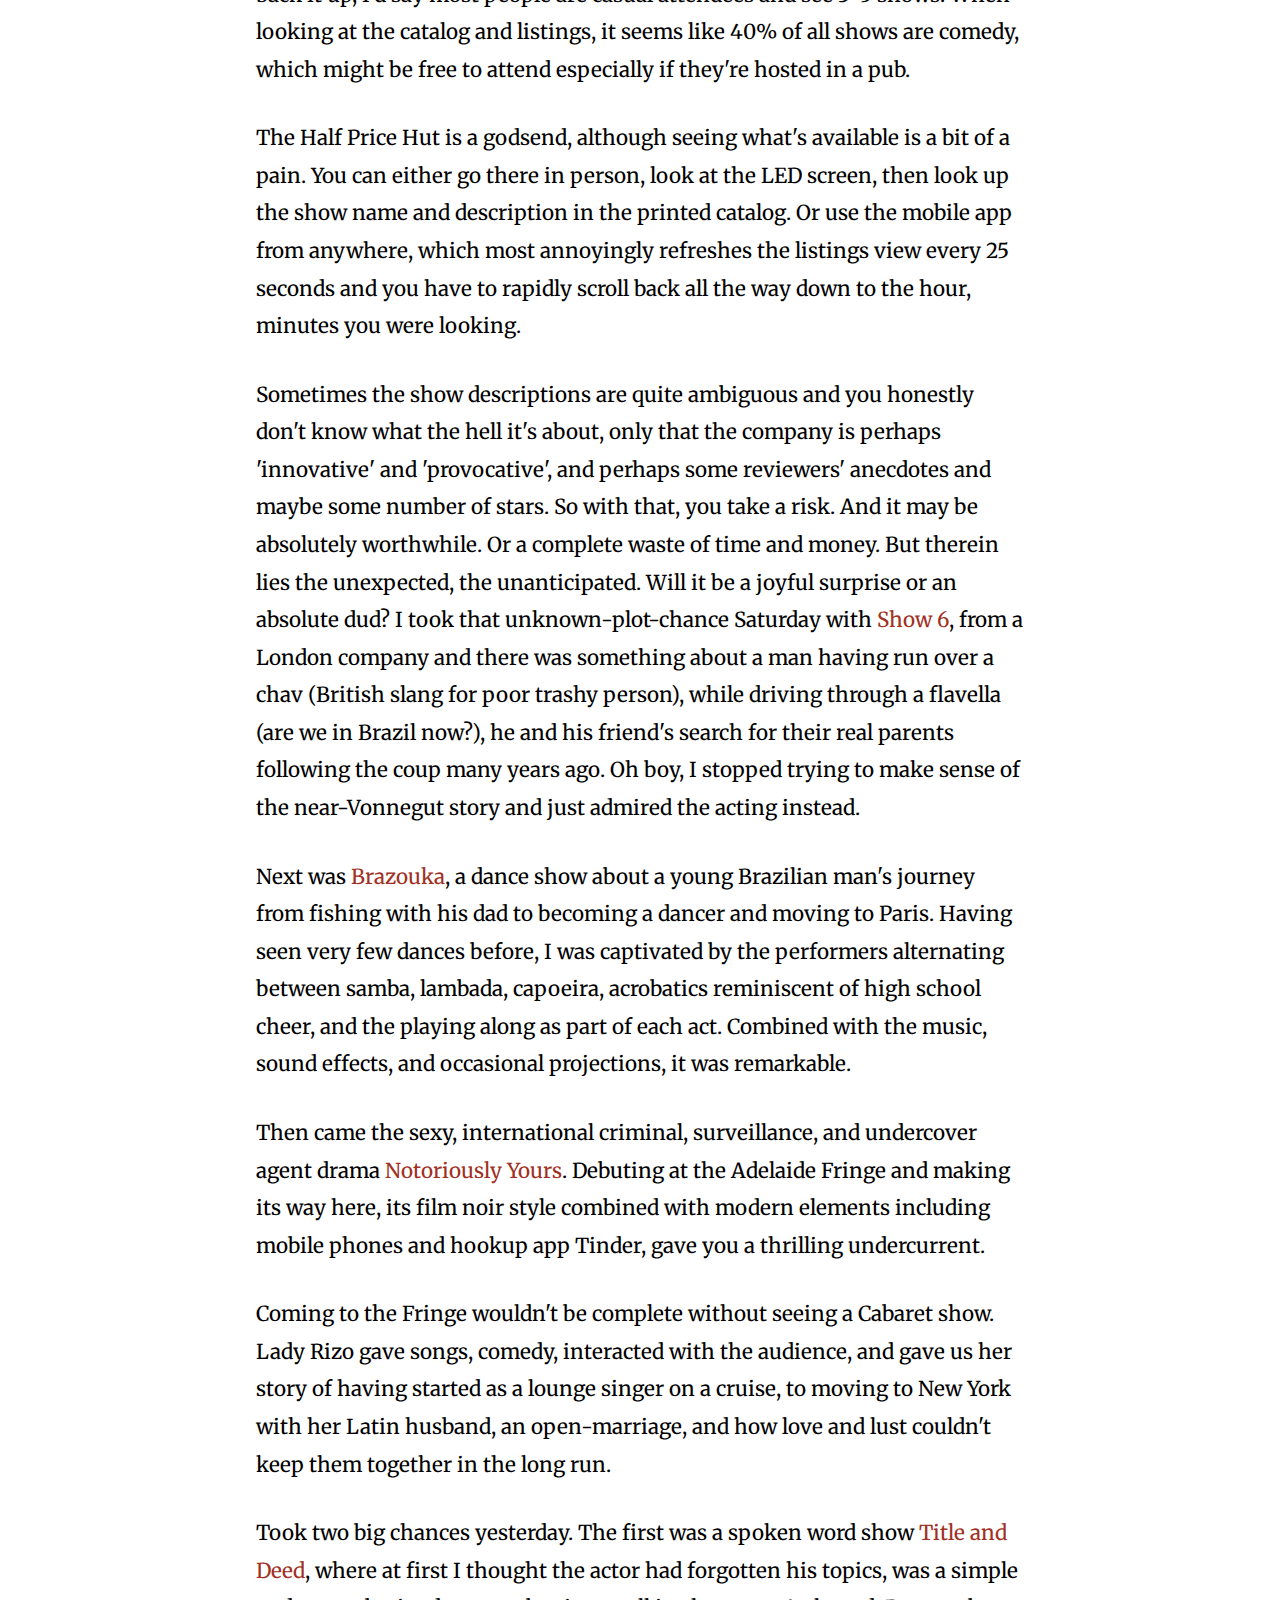
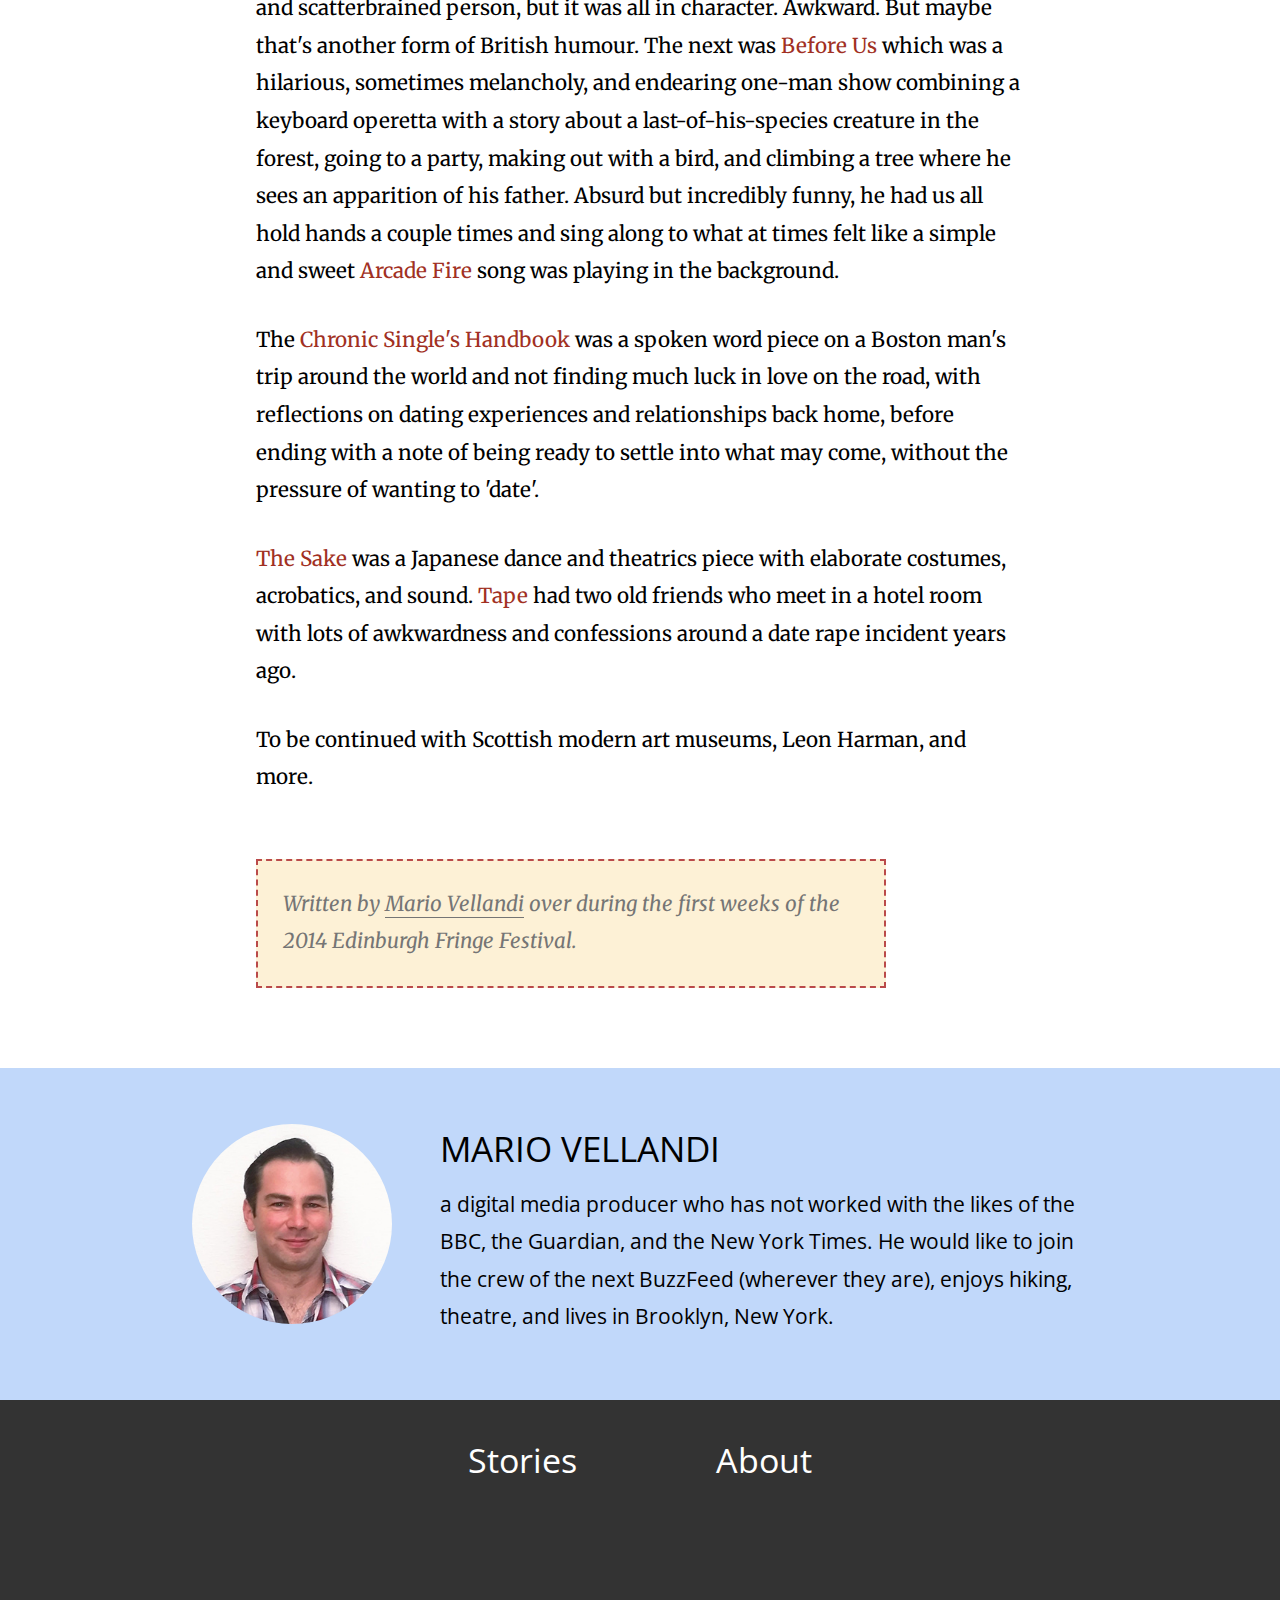
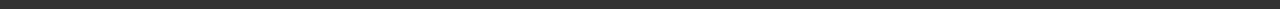
<file: mario.html>
<!DOCTYPE html>
<html lang="en">
  <head>
    <meta charset="utf-8" />
    <title>Fringe Stories: Mario Vellandi</title>
    <meta
      name="description"
      content="This story by Mario Vellandi reflects on his experience of the 2014 Edinburgh Fringe Festival"
    />
    <meta
      name="keywords"
      content="media, prototype, responsive web design, storytelling, stories, fringe"
    />
    <meta
      name="viewport"
      content="width=device-width, initial-scale=1.0, user-scalable=yes"
    />
    <link rel="stylesheet" type="text/css" href="css/reset.css" media="all" />
    <link rel="preconnect" href="https://fonts.googleapis.com" />
    <link rel="preconnect" href="https://fonts.gstatic.com" crossorigin />
    <link
      href="https://fonts.googleapis.com/css2?family=Merriweather:ital@0;1&family=Open+Sans:wght@400;700&display=swap"
      rel="stylesheet"
    />
    <link
      rel="stylesheet"
      type="text/css"
      href="styles/person.css"
      media="all"
    />
  </head>

  <body>
    <div class="wrapper">
      <section>
        <div class="story-container">
          <p class="story">
            I arrived just under a week ago to the Waverly Station, Edinburgh.
            With three bags (I don't know how I managed to bring so many
            things), I trudged up the stairs headed to the station's southern
            exit and weaseled my phone out of my pocket, fired up the MapsWithMe
            app, and pinch/zoomed a mental path of street names, rights and
            lefts, to the apartment where I'd be subletting a room for August.
          </p>

          <p class="story">
            Going up an alley called a &quot;Close&quot; then another called a
            &quot;Wynd&quot;, I eventually found my way to Valleyfield street.
            But what was this street number &quot;3/4&quot; all about? Like
            normal cities, even numbers were on one side, odds on the other. I
            found building 3 but without Joy's last name on any of the buzzers.
            Frustrated, I asked a pedestrian group for help and they said
            &quot;Oh, that means building 3, flat number 4&quot;. Aha. Just a
            cultural thing about symbols. Up the stairs and a knock later, Matt
            answers the door and welcomes me in, I unload the bags in my room,
            and chill out in the kitchen with him and drink some tea. Like his
            girlfriend Joy, they both recently graduated with a Bachelors in
            Journalism and have taken on paid internships for the festival.
            Matt's working for an online magazine of <i>The Scotsman</i> and
            tells me tomorrow is media day at Fringe Central, where various
            performers pitch their shows to media outlets, and it might be
            interesting to check out.
          </p>

          <p class="story">
            After settling in the room, it's getting late and it's best to head
            out and check out the streets. East on Grassmarket street and up
            around the West Bow, I had a drink at the Underbelly and bought a
            ticket for Spank, a midnight comedy show with two lively hosts who
            also made us dance to a pop song, <i>Mr.Brightside</i>, and
            <i>Don't Stop Believing</i>.
          </p>

          <p class="story">
            The next day I finally meet flatmate Joy, who I first met on Skype a
            few weeks earlier to confirm her apartment was legit before I
            paypal-ed the deposit funds. We get to know each other over tea
            (realizing this is a trend), and she mentions a traditional Scottish
            dance tomorrow night to which she has extra tickets.
          </p>

          <p class="story">
            I head out to Fringe Central with camera and lenses in tow, taking
            shots of performers in line for each media outlet. Some are all
            dressed up, most aren't. The air is a mix of nervous of excited as
            you can see it in people's faces. I interview some people, and head
            over to the media office asking about how to get press
            accreditation.
          </p>

          <p class="story" style="display: flex; justify-content: center">
            <img
              src="/assets/posters-sm.jpeg"
              alt="Posters"
              style="display: block; text-align: center"
            />
          </p>

          <p class="story">
            There are posters. <b>Everywhere</b>. And it's a little
            overwhelming, but you get used to it and come to appreciate the art
            direction in many. And somehow or another, the ones that grab your
            attention just right, make you check out their description when
            you're browsing the show catalog later on. I end up taking lots of
            pictures of them for some collage or slideshow.
          </p>

          <p class="story">
            Sunday I had a free ticket for a show but got the location all
            wrong, which happens, and so in these situations, especially in
            semi-rainy weather, you buy a ticket for the next show, which in
            this case is <i>First World Problems</i>, a humorous critique on
            social media and the absurdity of people's gripes on petty
            annoyances in everyday life.
          </p>

          <p class="story">
            You realize that while worthwhile, paying $17 USD (converted from an
            already unfortunate pound-to-dollar exchange rate) for what appears
            to be a student production is steep, and that while taking risks on
            shows is part of the &quot;experience&quot;, let's be more judicious
            next time.
          </p>

          <p class="story">
            After getting my phone activated with a new sim, I head out to meet
            Joy at Assembly George Square in a tent called Spiegeltent Palazzo,
            with a lot of direction asking until I arrive. This is Ceilidh
            (pronounced like the name Kailey), featured traditional Scottish
            folk music and dance. The instructors/showmen get people to have a
            good time. I shoot pictures and video but don't feel like joining
            in.
          </p>

          <p class="story">
            Monday morning. I want to get my press accreditation but also want
            to present the website as having some kind of supporting material to
            work off of, not wanting to appear like someone who just wants to
            attend shows for free. So I gather the material from the media pitch
            day including photos and audio interviews, curate and edit, throw up
            a page using Dreamweaver, edit and upload poster photos to a Flickr
            album, and update the homepage with links to both. UPS guy shows up
            at the door with business cards for the project, I get excited,
            finish the online application with an explanation of the web
            documentary project, and head out the door.
          </p>

          <p class="story">
            At the media centre, I explain to a staffer about my application,
            project, and he says I should hear back by tomorrow. So I go buy
            tickets 3 shows for tonight. <i>Ablutions</i> was a slightly dark
            story about a bartender in LA, the relationship with his girlfriend
            and colleagues, and dealing with alcoholism and escape. I then head
            over to the Assembly Main Hall to see <i>The Factory</i>, an
            endearing musical from New Zealand about Samoan workers in a garment
            factory, the hardships endured, their collective bond, and the hopes
            for a better life. And topping off the night was
            <i>50 Shades: The Musical</i>, an absolutely hilarious spoof of the
            <i>50 Shades of Grey</i> novel.
          </p>

          <p class="story">
            Tuesday. Judgement day for accreditation. And the verdict email
            comes in the afternoon as I'm walking the streets,
            &quot;...unfortunately you have not been successful in...&quot;.
            Damn. Bummer. Shit. What do I do now? A pain weighs heavily inside,
            realizing somehow I will adapt. What chance did I really have
            anyway, considering I had no history in web documentaries, nor
            produce media for an established outlet of some kind?
          </p>

          <p class="story">
            While in line to buy tickets for a show, a lady who's going to see a
            stand-up comedian in 30 minutes offers me a free ticket. Like 90% of
            all comedians here, he's British and funny at times (despite my
            relative downtrodden demeanour). The thing about humor is that most
            often 30-40% of the material is culturally tied to the comedian's
            country. So politicians, talk show hosts, musicians, and quirks
            about everyday life in that country will leave you, the foreigner,
            with a blank face waiting for the act to be funny again.
          </p>

          <p class="story">
            I head out to see another show, <i>Hunter and Johnny</i>, about the
            origins of Johnny Depp's friendship with gonzo journalist Hunter S.
            Thompson while preparing for playing the role of Hunter in the 1997
            film, Fear and Loathing in Las Vegas. Johnny greeted us as we
            entered the theatre (or rather section of the church building where
            quite a few Fringe shows are hosted). It's funny, Hunter is
            eccentric, and I take a picture of the two actors after the show's
            over. Flatmates in London, they had worked on the show idea for a
            while, and pieced together a narrative from news clippings and
            interview clips with Johnny Depp. Having taken courses in New and
            Gonzo Journalism, they only found it apt to portray the friendship
            Johnny and Hunter developed.
          </p>

          <p class="story">
            Wednesday. Sleeping in and not wanting to feel the verdict's bitter
            disappointment, I head out to see <i>Blood at the Root</i>, a play
            about high school students and race relations in a Louisiana town.
            Well written and performed it captured the angst, hopes, awkward
            feelings and conversations on skin color and identity, the
            difficulty in identifying cause and effect in provocations and
            fights, and the bias towards prosecuting black Americans with far
            higher offences. The impact of the show experienced, as opposed to
            sound bites, reminded me of online discussions I've seen in the last
            year, whether regarding equality and race relations in the U.S.,
            France, or in Israel. Regardless of your ethnic background, your
            daily experiences influence your perceptions, and cannot represent
            an overall sentiment on the ways things are. Nationalists and bigots
            are everywhere. As are egalitarians. And everyone in between.
            Violence and fear can only bring it out further.
          </p>

          <p class="story">
            The Fringe also hosts events to help performers, like
            <i
              >Be a Media Darling: How to Make the Press Love You and Come Back
              for More</i
            >, which I attended that afternoon. In a standard university fare
            lecture hall, Elaine Liner talked about journalists as human beings
            who are lazy, underpaid, overworked, but like producing good
            stories. And with tips including targeting the correct writer,
            crafting great emails, attaching only photos and absolutely under no
            circumstances PDFs, her charm and love for coaching came out well.
          </p>

          <p class="story">
            It was time to start saving money on these show tickets by visiting
            the Half-Price Hut, open from 10-9 everyday. Thing is, you need to
            know what's on sale today and since there's so many shows, it's
            impossible to print out or display on a billboard. I don't know how
            others managed, but I fired up my mobile app and checked out the
            listings. Which unfortunately refreshes every 26 seconds, meaning
            swipe scrolls back down to the time you were interested in. Very
            annoying.
          </p>

          <p class="story">
            I end up first seeing <i>Abigoliah Schamaun</i>, a New York comic
            who recently moved to London, talked about with the aid of a big
            screen slideshow, her funny childhood, sexual adventures, and more.
            Next up was the <i>Soweto Spiritual Sisters</i> from South Africa,
            who as you probably guessed, sang a lot of gospel in various
            outfits. Next was <i>Fire in the Meth Lab</i>, a solo show about an
            Australian man's growing up with his mean, older brother. And to top
            the night off was a guided <i>Terror Tour</i> of the city including
            where public executions took place, a gallery of torture and
            punishment devices, and haunted vaults beneath the old city bridge.
          </p>

          <p class="story">
            Thursday was a rest day. Reconsider everything day. Feeling 'Showed
            Out'. I read some more of <i>The Four Pillars of Self-Esteem</i>,
            realise where I am and where I don't want to be, talk to Charlie for
            a bit, go for a run, and start watching season 4 of
            <i>Game of Thrones</i>.
          </p>

          <p class="story">
            Friday. It's time to start synthesising the media to date. The
            Fringe is a very personal experience depending on what you're drawn
            to. Without any data to back it up, I'd say most people are casual
            attendees and see 3-5 shows. When looking at the catalog and
            listings, it seems like 40% of all shows are comedy, which might be
            free to attend especially if they're hosted in a pub.
          </p>

          <p class="story">
            The Half Price Hut is a godsend, although seeing what's available is
            a bit of a pain. You can either go there in person, look at the LED
            screen, then look up the show name and description in the printed
            catalog. Or use the mobile app from anywhere, which most annoyingly
            refreshes the listings view every 25 seconds and you have to rapidly
            scroll back all the way down to the hour, minutes you were looking.
          </p>

          <p class="story">
            Sometimes the show descriptions are quite ambiguous and you honestly
            don't know what the hell it's about, only that the company is
            perhaps 'innovative' and 'provocative', and perhaps some reviewers'
            anecdotes and maybe some number of stars. So with that, you take a
            risk. And it may be absolutely worthwhile. Or a complete waste of
            time and money. But therein lies the unexpected, the unanticipated.
            Will it be a joyful surprise or an absolute dud? I took that
            unknown-plot-chance Saturday with <i>Show 6</i>, from a London
            company and there was something about a man having run over a chav
            (British slang for poor trashy person), while driving through a
            flavella (are we in Brazil now?), he and his friend's search for
            their real parents following the coup many years ago. Oh boy, I
            stopped trying to make sense of the near-Vonnegut story and just
            admired the acting instead.
          </p>

          <p class="story">
            Next was <i>Brazouka</i>, a dance show about a young Brazilian man's
            journey from fishing with his dad to becoming a dancer and moving to
            Paris. Having seen very few dances before, I was captivated by the
            performers alternating between samba, lambada, capoeira, acrobatics
            reminiscent of high school cheer, and the playing along as part of
            each act. Combined with the music, sound effects, and occasional
            projections, it was remarkable.
          </p>

          <p class="story">
            Then came the sexy, international criminal, surveillance, and
            undercover agent drama <i>Notoriously Yours</i>. Debuting at the
            Adelaide Fringe and making its way here, its film noir style
            combined with modern elements including mobile phones and hookup app
            Tinder, gave you a thrilling undercurrent.
          </p>

          <p class="story">
            Coming to the Fringe wouldn't be complete without seeing a Cabaret
            show. Lady Rizo gave songs, comedy, interacted with the audience,
            and gave us her story of having started as a lounge singer on a
            cruise, to moving to New York with her Latin husband, an
            open-marriage, and how love and lust couldn't keep them together in
            the long run.
          </p>

          <p class="story">
            Took two big chances yesterday. The first was a spoken word show
            <i>Title and Deed</i>, where at first I thought the actor had
            forgotten his topics, was a simple and scatterbrained person, but it
            was all in character. Awkward. But maybe that's another form of
            British humour. The next was <i>Before Us</i> which was a hilarious,
            sometimes melancholy, and endearing one-man show combining a
            keyboard operetta with a story about a last-of-his-species creature
            in the forest, going to a party, making out with a bird, and
            climbing a tree where he sees an apparition of his father. Absurd
            but incredibly funny, he had us all hold hands a couple times and
            sing along to what at times felt like a simple and sweet
            <i>Arcade Fire</i> song was playing in the background.
          </p>

          <p class="story">
            The <i>Chronic Single's Handbook</i> was a spoken word piece on a
            Boston man's trip around the world and not finding much luck in love
            on the road, with reflections on dating experiences and
            relationships back home, before ending with a note of being ready to
            settle into what may come, without the pressure of wanting to
            'date'.
          </p>

          <p class="story">
            <i>The Sake</i> was a Japanese dance and theatrics piece with
            elaborate costumes, acrobatics, and sound. <i>Tape</i> had two old
            friends who meet in a hotel room with lots of awkwardness and
            confessions around a date rape incident years ago.
          </p>

          <p class="story">
            To be continued with Scottish modern art museums, Leon Harman, and
            more.
          </p>
          <p class="story-info">
            Written by
            <a href="http://www.vellandi.net" class="story-link"
              >Mario Vellandi</a
            >
            over during the first weeks of the 2014 Edinburgh Fringe Festival.
          </p>
        </div>
      </section>
      <div />
      <section>
        <div class="storyteller-container">
          <div class="storyteller-info">
            <img src="./assets/mario.jpg" class="storyteller" />
            <h1 class="storyteller-name">Mario Vellandi</h1>
            <p class="storyteller-bio">
              a digital media producer who has <b>not</b> worked with the likes
              of the BBC, the Guardian, and the New York Times. He would like to
              join the crew of the next BuzzFeed (wherever they are), enjoys
              hiking, theatre, and lives in Brooklyn, New York.
            </p>
          </div>
        </div>
      </section>
    </div>
    <footer class="site-footer">
      <div class="site-footer">
        <ul class="footer-nav">
          <li class="footer-nav">
            <a href="index.html">Stories</a>
          </li>
          <li>
            <a />
          </li>
          <li class="footer-nav">
            <a href="about.html">About</a>
          </li>
        </ul>
      </div>
    </footer>
  </body>
</html>
</file>
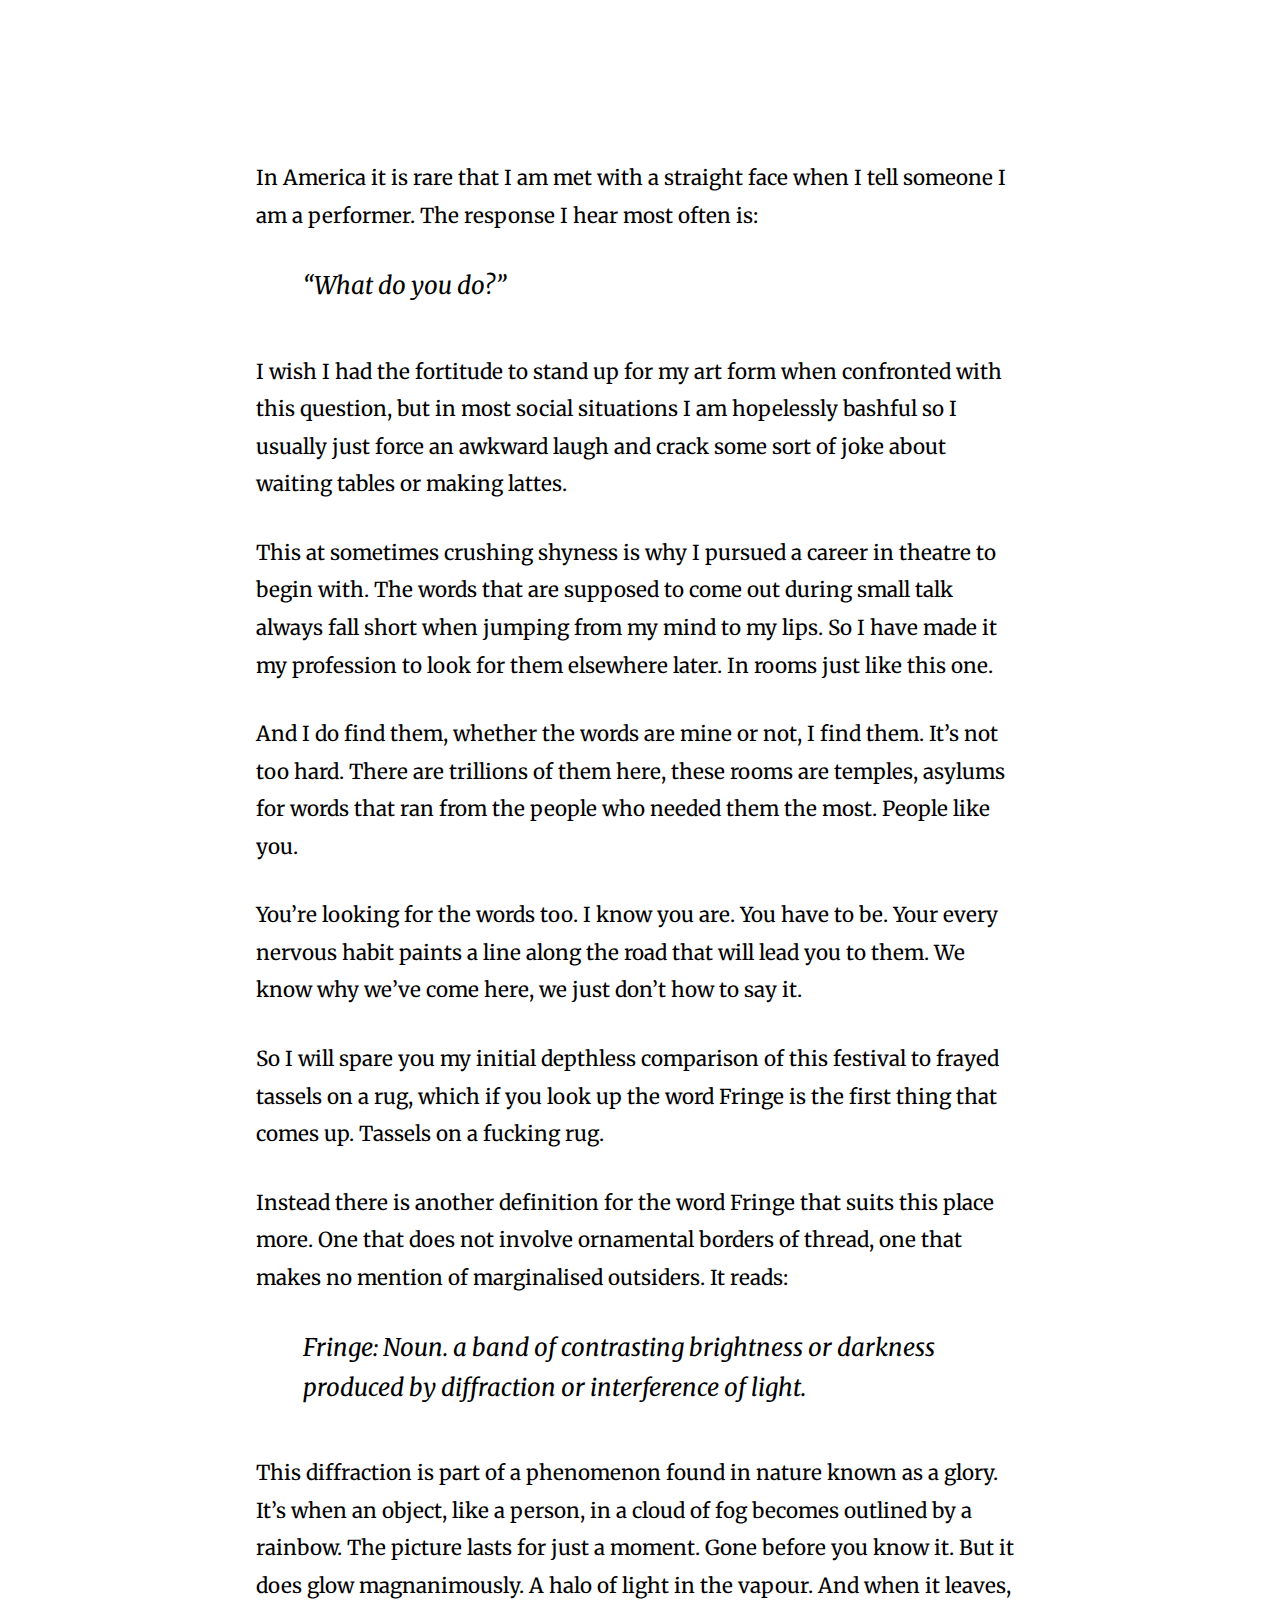
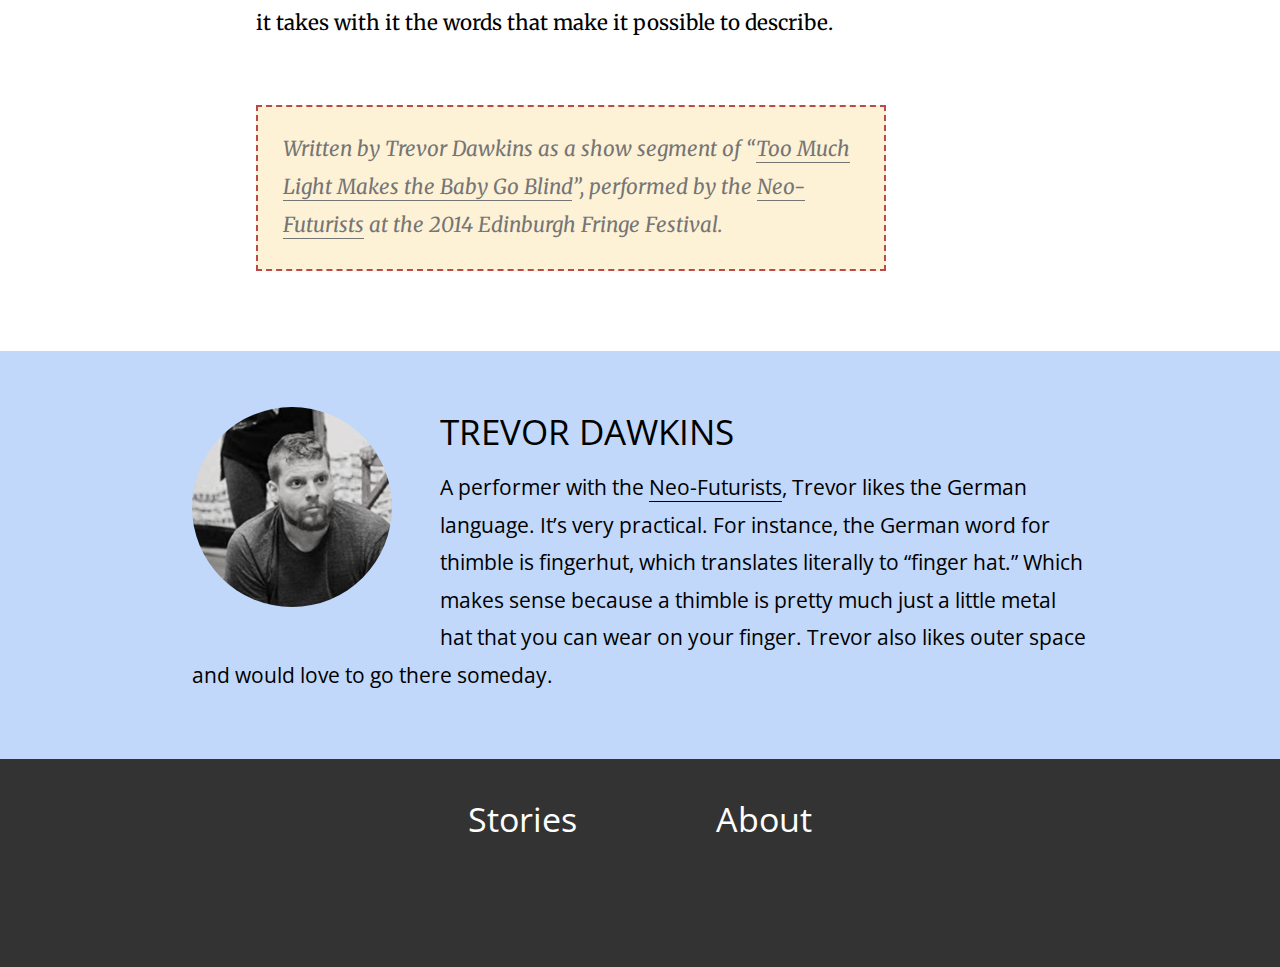
<file: trevor.html>
<!DOCTYPE html>
<html lang="en">
  <head>
    <meta charset="utf-8" />
    <title>Fringe Stories: Trevor Dawkins</title>
    <meta
      name="description"
      content="This story by performance artist Trevor Dawkins was delivered at the 2014 Edinburgh Fringe Festival, as part of the show 'Too Much Light Makes the Baby Go Blind'"
    />
    <meta
      name="keywords"
      content="media, prototype, responsive web design, storytelling, stories, fringe"
    />
    <meta
      name="viewport"
      content="width=device-width, initial-scale=1.0, user-scalable=yes"
    />
    <link rel="stylesheet" type="text/css" href="css/reset.css" media="all" />
    <link rel="preconnect" href="https://fonts.googleapis.com" />
    <link rel="preconnect" href="https://fonts.gstatic.com" crossorigin />
    <link
      href="https://fonts.googleapis.com/css2?family=Merriweather:ital@0;1&family=Open+Sans:wght@400;700&display=swap"
      rel="stylesheet"
    />
    <link
      rel="stylesheet"
      type="text/css"
      href="styles/person.css"
      media="all"
    />
  </head>

  <body>
    <div class="wrapper">
      <section>
        <div class="story-container">
          <p class="story">
            In America it is rare that I am met with a straight face when I tell
            someone I am a performer. The response I hear most often is:
          </p>
          <blockquote class="story">“What do you do?”</blockquote>
          <p class="story">
            I wish I had the fortitude to stand up for my art form when
            confronted with this question, but in most social situations I am
            hopelessly bashful so I usually just force an awkward laugh and
            crack some sort of joke about waiting tables or making lattes.<br />
          </p>
          <p class="story">
            This at sometimes crushing shyness is why I pursued a career in
            theatre to begin with. The words that are supposed to come out
            during small talk always fall short when jumping from my mind to my
            lips. So I have made it my profession to look for them elsewhere
            later. In rooms just like this one.
          </p>
          <p class="story">
            And I do find them, whether the words are mine or not, I find them.
            It’s not too hard. There are trillions of them here, these rooms are
            temples, asylums for words that ran from the people who needed them
            the most. People like you.
          </p>
          <p class="story">
            You’re looking for the words too. I know you are. You have to be.
            Your every nervous habit paints a line along the road that will lead
            you to them. We know why we’ve come here, we just don’t how to say
            it.
          </p>
          <p class="story">
            So I will spare you my initial depthless comparison of this festival
            to frayed tassels on a rug, which if you look up the word Fringe is
            the first thing that comes up. Tassels on a fucking rug.
          </p>
          <p class="story">
            Instead there is another definition for the word Fringe that suits
            this place more. One that does not involve ornamental borders of
            thread, one that makes no mention of marginalised outsiders. It
            reads:
          </p>
          <blockquote class="story">
            Fringe: Noun. a band of contrasting brightness or darkness produced
            by diffraction or interference of light.
          </blockquote>
          <p class="story">
            This diffraction is part of a phenomenon found in nature known as a
            glory. It’s when an object, like a person, in a cloud of fog becomes
            outlined by a rainbow. The picture lasts for just a moment. Gone
            before you know it. But it does glow magnanimously. A halo of light
            in the vapour. And when it leaves, it takes with it the words that
            make it possible to describe.
          </p>
          <p class="story-info">
            Written by Trevor Dawkins as a show segment of “<a
              href="https://www.nyneofuturists.org/too-much-light"
              class="story-link"
              >Too Much Light Makes the Baby Go Blind</a
            >”, performed by the
            <a href="http://www.nyneofuturists.org/" class="story-link"
              >Neo-Futurists</a
            >
            at the 2014 Edinburgh Fringe Festival.
          </p>
        </div>
      </section>
      <div />
      <section>
        <div class="storyteller-container">
          <div class="storyteller-info">
            <img src="./assets/trevor.jpg" class="storyteller" />
            <h1 class="storyteller-name">Trevor Dawkins</h1>
            <p class="storyteller-bio">
              A performer with the
              <a href="http://www.nyneofuturists.org/" class="story-link"
                >Neo-Futurists</a
              >, Trevor likes the German language. It’s very practical. For
              instance, the German word for thimble is fingerhut, which
              translates literally to “finger hat.” Which makes sense because a
              thimble is pretty much just a little metal hat that you can wear
              on your finger. Trevor also likes outer space and would love to go
              there someday.
            </p>
          </div>
        </div>
      </section>
    </div>
    <footer class="site-footer">
      <div class="site-footer">
        <ul class="footer-nav">
          <li class="footer-nav">
            <a href="index.html">Stories</a>
          </li>
          <li>
            <a />
          </li>
          <li class="footer-nav">
            <a href="about.html">About</a>
          </li>
        </ul>
      </div>
    </footer>
  </body>
</html>
</file>
<file: styles/main.css>
body {
  font-size: 1em;
  margin: 0 auto;
}

div.wrapper {
  margin: 0 auto;
}

div.page-description {
  padding: 2em 1em 1em 1em;
  margin: 0 auto;
  width: auto;
  background-image: url(../assets/bg-poster.jpg);
  background-size: cover;
  height: 150px;

  @supports (background-image: url(../assets/bg-poster.webp)) {
    background-image: url(../assets/bg-poster.webp);
  }
}

a.story-link {
  text-decoration: none;
  color: black;
}

.story-list-container {
  width: 100%;
  display: flex;
  justify-content: center;
  padding-top: 2em;
  border: 1px solid red;
}

div.story-list {
  display: flex;
  flex-wrap: wrap;
  justify-items: center;
  max-width: 1600px;
}

h2.story-list-item-name {
  margin: 10px 0 2px 0;
  font-size: 1.2em;
  text-align: center;
  font-family: "Open Sans";
  font-weight: 400;
  font-style: normal;
  text-transform: uppercase;
}

h3.story-list-item-role {
  text-align: center;
  margin: 0;
  font-family: "Merriweather";
  font-weight: 400;
  font-style: italic;
  font-size: 1em;
  line-height: 1.617em;
}

div.story-list-item {
  width: 100%;
  padding-bottom: 1.5em;
}

h1.stories-description {
  text-align: center;
  margin: 0 auto;
  font-family: "Merriweather";
  font-weight: 400;
  font-style: normal;
  font-size: 1.1em;
  line-height: 1.52em;
  width: auto;
  color: rgba(255, 255, 255, 1);
}

div.masthead {
  margin: 0 auto;
  padding: 1.2em 0 1em 0;
  background-color: rgb(209, 52, 52);
}

section.page-description {
  clear: right;
}

img.story-list-item {
  -webkit-border-radius: 50%;
  -o-border-radius: 50%;
  -moz-border-radius: 50%;
  -ms-border-radius: 50%;
  width: 150px;
  border-radius: 50%;
  display: block;
  margin: 0 auto;
}

div.site-footer {
  background-color: #333;
  margin: 0 auto;
  padding: 2em 1em 3.5em 1em;
  color: #fff;
  text-align: center;
  clear: left;
}

ul.masthead-nav {
  display: flex;
  justify-content: center;
  list-style: none;
}

li.masthead-nav a {
  color: white;
  text-decoration: none;
  font-family: "Open Sans";
  font-weight: 400;
  font-style: normal;
  font-size: 1.5em;
  padding: 0 0.6em;
}

li.masthead-nav:last-child {
  padding-left: 1.8em;
}

@media screen and (min-width: 320px) {
  div.page-description {
    padding: 3em 1em 1.5em 1em;
    height: 179px;
  }

  h1.stories-description {
    font-size: 1.2em;
    line-height: 1.7em;
  }
}
@media screen and (min-width: 480px) {
  h1.stories-description {
    width: 80%;
    line-height: 1.5em;
    font-size: 1.41em;
  }

  div.story-list-item {
    float: left;
    width: 50%;
  }

  div.page-description {
    padding: 3em 1em 1.875em 1em;
    height: 170px;
  }

  div.masthead {
    padding-bottom: 2.4em;
  }

  li.masthead-nav a {
    font-size: 1.55em;
  }

  li.masthead-nav:last-child {
    padding-left: 3em;
  }
}
@media screen and (min-width: 600px) {
  h1.stories-description {
    width: 70%;
    font-size: 1.54em;
    line-height: 1.5em;
  }

  div.page-description {
    padding: 30px 16px;
    height: 196px;
  }

  div.story-list-item {
    padding-bottom: 2em;
  }

  li.masthead-nav:last-child {
    padding-left: 3.3em;
  }

  li.masthead-nav a {
    font-size: 1.6em;
  }
}
@media screen and (min-width: 768px) {
  div.story-list-item {
    width: 33%;
    padding-bottom: 2.5em;
  }

  h1.stories-description {
    width: 600px;
    font-size: 1.64em;
    line-height: 1.6em;
  }

  div.page-description {
    padding: 3em 1em 2.5em 1em;
  }

  div.masthead {
    padding: 1.8em 0 2.6em 0;
  }

  li.masthead-nav:last-child {
    padding-left: 4.8em;
  }
}
@media screen and (min-width: 1024px) {
  h1.stories-description {
    font-size: 1.93em;
    line-height: 1.5em;
    width: 700px;
  }

  div.page-description {
    height: 219px;
  }

  div.story-list-item:last-child {
    padding-bottom: 5em;
  }

  li.masthead-nav:last-child {
    padding-left: 5.8em;
  }

  li.masthead-nav a {
    font-size: 2em;
  }

  div.masthead {
    padding: 2.2em 0 3em 0;
  }

  img.story-list-item {
    width: 140px;
  }

  h3.story-list-item-role {
    font-size: 1.1em;
  }
}
@media screen and (min-width: 1280px) {
  div.page-description {
    height: 265px;
    padding: 5em 16px 40px 16px;
  }

  h1.stories-description {
    font-size: 2.21em;
    width: 800px;
    line-height: 1.62em;
  }

  div.story-list-item {
    width: 20%;
  }

  li.masthead-nav:last-child {
    padding-left: 6.5em;
  }
}
</file>
<file: styles/about.css>
body {
  font-size: 1em;
  margin: 0 auto;
}

div.wrapper {
  margin: 0 auto;
}

div.masthead {
  margin: 0 auto;
  padding: 1.2em 0 1em 0;
  height: auto;
  background-color: rgb(209, 52, 52);
}

strong {
  font-weight: 700;
}

a.story-link {
  color: inherit;
  text-decoration: none;
  border-bottom: 1px solid;
  margin-bottom: 2px;
}

ul.footer-nav {
  list-style: none;
  display: table;
  margin: 0 auto;
  width: 60%;
}

div.site-footer {
  background-color: #333;
  padding: 2em 0 3.5em 0;
  color: #fff;
}

ul.masthead-nav {
  display: flex;
  justify-content: center;
  list-style: none;
}

li.masthead-nav a {
  color: white;
  text-decoration: none;
  font-family: "Open Sans";
  font-weight: 400;
  font-style: normal;
  font-size: 1.5em;
  padding: 0 0.6em;
}

li.masthead-nav:last-child {
  padding-left: 1.8em;
}

div.story-container {
  padding: 5em 0em 2em 0em;
  text-align: left;
  width: 83%;
  margin: 0em auto;
}

blockquote.story {
  font-family: "Merriweather";
  font-weight: 400;
  font-style: italic;
  font-size: 1.2em;
  line-height: 1.617em;
  margin: 0px 0px 1.5em 1em;
  padding: 0px;
  text-align: left;
}

h1 {
  font-size: 1.5em;
  line-height: 1.55em;
  font-family: Merriweather;
  font-weight: 400;
  font-style: normal;
  text-align: left;
  margin-bottom: 1.5em;
}

p.heading {
  font-size: 1em;
  line-height: 1.72em;
  font-family: Merriweather;
  font-weight: 400;
  font-style: normal;
  text-align: left;
  margin-bottom: 1.5em;
}

p.story {
  font-size: 1em;
  line-height: 1.72em;
  font-family: Merriweather;
  font-weight: 400;
  font-style: normal;
  text-align: left;
  margin-bottom: 1.5em;
}

ul.story {
  padding: 0 1.5em;
  margin-bottom: 1.5em;
}

ul.story li {
  font-size: 1em;
  line-height: 1.72em;
  font-family: Merriweather;
  font-weight: 400;
  font-style: normal;
  text-align: left;
  padding-bottom: 1.1em;
}

ol.story {
  padding: 0 1.5em;
  margin-bottom: 1.5em;
}

ol.story li {
  font-size: 1em;
  line-height: 1.72em;
  font-family: Merriweather;
  font-weight: 400;
  font-style: normal;
  text-align: left;
  padding-bottom: 1.5em;
}

h2.story {
  font-family: "Open Sans";
  font-weight: 700;
  font-style: normal;
  margin: 0em 0px 0.3em 0px;
  line-height: 1em;
  font-size: 1.83em;
  padding: 0.5em 0px 0px 0px;
}

li.footer-nav a {
  color: white;
  text-decoration: none;
  font-size: 1.5em;
  font-family: "Open Sans";
  font-weight: 400;
  font-style: normal;
  padding: 0 0.6em;
}

li.footer-nav {
  display: table-cell;
  width: 100%;
}

@media screen and (min-width: 480px) {
  div.masthead {
    padding-bottom: 2.4em;
  }

  li.masthead-nav a {
    font-size: 1.55em;
  }

  li.masthead-nav:last-child {
    padding-left: 3em;
  }

  div.site-footer {
    padding: 2em 0 4em 0;
  }

  blockquote.story {
    font-size: 1.29em;
    line-height: 1.618em;
  }

  li.footer-nav a {
    font-size: 1.8em;
  }

  ul.footer-nav {
    width: 50%;
  }
}
@media screen and (min-width: 768px) {
  li.masthead-nav:last-child {
    padding-left: 3.3em;
  }

  li.masthead-nav a {
    font-size: 1.6em;
  }

  h1 {
    font-size: 1.7em;
    line-height: 1.7em;
  }

  p.story {
    font-size: 1.1em;
    line-height: 1.721em;
  }

  div.site-footer {
    padding: 2.5em 0 6em 0;
  }

  div.story-container {
    width: 80%;
    padding: 10em 0px 3em 0px;
  }

  blockquote.story {
    margin: 0px 0px 1.474em 2em;
  }

  ul.story li {
    font-size: 1.1em;
    line-height: 1.721em;
  }

  ol.story li {
    font-size: 1.1em;
    line-height: 1.721em;
  }

  h2.story {
    font-size: 2.04em;
    line-height: 1em;
    margin: 0px 0px 0.297em 0px;
    padding: 1em 0px 0px 0px;
  }

  li.footer-nav a {
    font-size: 2em;
  }

  ul.footer-nav {
    width: 40%;
  }

  div.masthead {
    padding: 1.8em 0 2.6em 0;
  }
}
@media screen and (min-width: 1024px) {
  li.masthead-nav:last-child {
    padding-left: 5.8em;
  }

  li.masthead-nav a {
    font-size: 2em;
  }

  p.story {
    font-size: 1.16em;
    line-height: 1.82em;
  }

  div.site-footer {
    padding: 2.5em 0 7em 0;
  }

  div.story-container {
    width: 80%;
    padding: 10em 0px 5em 0px;
  }

  blockquote.story {
    font-size: 1.51em;
    line-height: 1.619em;
    margin: 1em 0px 2em 1.962em;
  }

  ul.story li {
    font-size: 1.16em;
    line-height: 1.82em;
    padding-bottom: 1.1em;
  }

  ol.story li {
    font-size: 1.16em;
    line-height: 1.82em;
    padding-bottom: 1.5em;
  }

  h2.story {
    font-size: 2.16em;
    line-height: 1em;
    margin: 0em 0px 0.293em 0px;
  }

  li.footer-nav a {
    font-size: 2.1em;
  }

  ul.footer-nav {
    width: 35%;
  }

  div.masthead {
    padding: 2.2em 0 3em 0;
  }
}
@media screen and (min-width: 1280px) {
  div.site-footer {
    padding: 3em 0 8em 0;
  }

  div.story-container {
    width: 65%;
  }

  p.story {
    font-size: 1.22em;
    line-height: 1.821em;
  }

  ul.story li {
    font-size: 1.22em;
    line-height: 1.821em;
    padding-bottom: 1.1em;
  }

  ol.story li {
    font-size: 1.22em;
    line-height: 1.821em;
    padding-bottom: 1.5em;
  }

  h2.story {
    font-size: 2.29em;
    line-height: 1em;
    margin: 0em 0px 0.294em 0px;
  }

  ol.story li:last-child {
    padding-bottom: 0;
  }

  ul.footer-nav {
    width: 30%;
  }
}
</file>
<file: styles/person.css>
body {
  font-size: 1em;
  margin: 0 auto;
}

div.wrapper {
  margin: 0 auto;
}

p.story {
  font-size: 1em;
  line-height: 1.72em;
  font-family: Merriweather;
  font-weight: 400;
  font-style: normal;
  margin: 0px 0px 1.563em 0px;
  text-align: left;
  margin-bottom: 1.5em;
}

p.story i {
  color: rgb(161, 48, 35);
}

a.story-link {
  color: inherit;
  text-decoration: none;
  border-bottom: 1px solid;
  margin-bottom: 2px;
}

img {
  max-width: 100%;
}

h1.storyteller-name {
  font-size: 1.5em;
  text-align: center;
  margin: 0 0 1em 0;
  font-family: "Open Sans";
  font-weight: 400;
  font-style: normal;
  text-transform: uppercase;
  padding: 0em 0px 0px 0px;
}

p.storyteller-bio {
  text-align: center;
  font-family: "Open Sans";
  font-weight: 400;
  font-size: 1em;
  line-height: 1.72em;
}

p.story-info {
  font-size: 1em;
  line-height: 1.72em;
  font-family: Merriweather;
  font-weight: 400;
  font-style: italic;
  margin: 2em 0em 0em 0em;
  text-align: left;
  color: rgba(117, 117, 117, 1);
  border-style: dashed;
  border-color: rgba(186, 74, 74, 1);
  background-color: rgba(252, 231, 186, 0.59);
  border-width: 2px;
  padding: 1em;
}

div.storyteller-info {
  width: 80%;
  margin: 0 auto;
  padding: 2.5em 0 2.5em 0;
}

div.site-footer {
  padding: 2em 0 3.5em 0;
  background-color: #333;
  color: #fff;
}

div.storyteller-container {
  background-color: rgba(124, 172, 244, 0.47);
}

img.storyteller {
  -webkit-border-radius: 50%;
  -o-border-radius: 50%;
  -moz-border-radius: 50%;
  -ms-border-radius: 50%;
  max-width: 100%;
  width: 200px;
  border-radius: 50%;
  display: block;
  margin: 0 auto 1.8em auto;
}

ul.footer-nav {
  list-style: none;
  display: table;
  width: 60%;
  margin: 0 auto;
}

div.story-container {
  padding: 5em 0em 2em 0em;
  text-align: left;
  width: 80%;
  margin: 0em auto;
}

blockquote.story {
  font-family: "Merriweather";
  font-weight: 400;
  font-style: italic;
  font-size: 1.2em;
  line-height: 1.617em;
  margin: 0px 0px 1.5em 1em;
  padding: 0px;
  text-align: left;
}

li.footer-nav {
  display: table-cell;
  width: 100%;
}

li.footer-nav a {
  color: white;
  text-decoration: none;
  font-size: 1.5em;
  font-family: "Open Sans";
  font-weight: 400;
  font-style: normal;
  padding: 0 0.6em;
}

@media screen and (min-width: 320px) @media screen and (min-width: 480px) {
  p.story {
    font-size: 1.1em;
    line-height: 1.72em;
  }

  p.storyteller-bio {
    font-size: 1.1em;
    line-height: 1.72em;
  }

  blockquote.story {
    font-size: 1.29em;
    line-height: 1.618em;
  }

  p.story-info {
    font-size: 1.1em;
    line-height: 1.72em;
  }

  h1.storyteller-name {
    font-size: 1.8em;
    line-height: 1.363em;
    margin-bottom: 0.5em;
  }

  div.site-footer {
    padding: 2em 0 4em 0;
  }

  li.footer-nav a {
    font-size: 1.8em;
  }

  img.storyteller {
    margin-bottom: 1.2em;
  }
}
@media screen and (min-width: 768px) {
  div.story-container {
    width: 80%;
    padding: 10em 0px 3em 0px;
  }

  p.story-info {
    padding: 1.2em;
    width: 75%;
  }

  h1.storyteller-name {
    font-size: 2em;
    line-height: 1.363em;
    margin: 0px 0px 0.4em 0px;
    text-align: left;
  }

  div.storyteller-info {
    width: 80%;
    padding: 3.5em 0px 4em 0px;
  }

  blockquote.story {
    margin: 0px 0px 1.474em 2em;
  }

  div.site-footer {
    padding: 2.5em 0 6em 0;
  }

  li.footer-nav a {
    font-size: 2em;
  }

  img.storyteller {
    float: left;
    margin: 0px 2.5em 1em 0px;
  }

  p.storyteller-bio {
    text-align: left;
  }

  ul.footer-nav {
    width: 40%;
  }
}
@media screen and (min-width: 1024px) {
  div.story-container {
    width: 70%;
    padding: 10em 0px 5em 0px;
  }

  p.story {
    font-size: 1.16em;
    line-height: 1.82em;
  }

  blockquote.story {
    font-size: 1.51em;
    line-height: 1.619em;
    margin: 1em 0px 2em 1.962em;
  }

  p.story-info {
    margin: 3em 0px 0px 0px;
    font-size: 1.16em;
    line-height: 1.82em;
  }

  img.storyteller {
    margin: 0px 3em 1em 0px;
  }

  div.storyteller-info {
    width: 70%;
    margin: 0 auto;
  }

  p.storyteller-bio {
    font-size: 1.16em;
    line-height: 1.82em;
  }

  h1.storyteller-name {
    font-size: 2.2em;
  }

  div.site-footer {
    padding: 2.5em 0 7em 0;
  }

  li.footer-nav a {
    font-size: 2.1em;
  }

  ul.footer-nav {
    width: 35%;
  }
}
@media screen and (min-width: 1280px) {
  p.story {
    font-size: 1.29em;
    line-height: 1.821em;
  }

  p.story-info {
    font-size: 1.29em;
    line-height: 1.821em;
  }

  div.story-container {
    width: 60%;
  }

  div.site-footer {
    padding: 3em 0 8em 0;
  }

  p.storyteller-bio {
    font-size: 1.29em;
    line-height: 1.821em;
  }

  img.storyteller {
    margin-bottom: 1em;
  }

  ul.footer-nav {
    width: 30%;
  }
}
</file>
